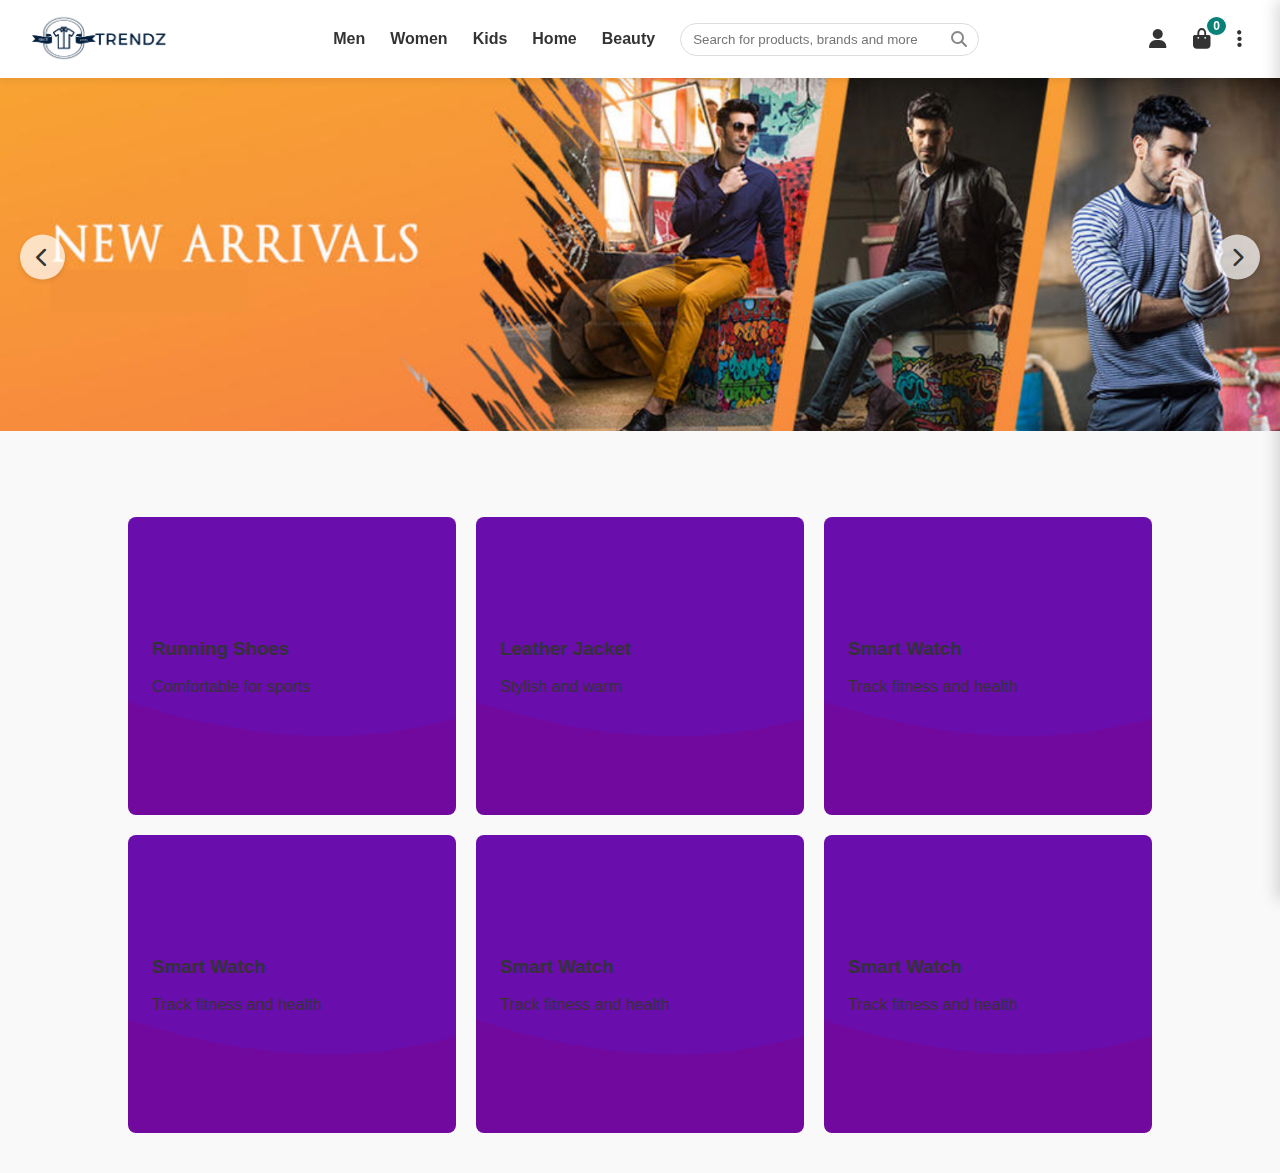
<file: index.html>
<!DOCTYPE html>
<html lang="en">
<head>
  <meta charset="UTF-8">
  <meta name="viewport" content="width=device-width, initial-scale=1.0">
  <title>Men's Fashion</title>
  <link rel="stylesheet" href="https://cdnjs.cloudflare.com/ajax/libs/font-awesome/6.4.0/css/all.min.css">
  <link rel="stylesheet" href="styles.css">
</head>
<body>

  <!-- Navbar -->
<nav class="navbar">
  <div class="navbar-left">
    <a href="index.html"><img src="/Hero/1.png" alt="Logo"></a>
  </div>
  <div class="navbar-center">
    <a href="men.html">Men</a>
    <a href="women.html">Women</a>
    <a href="kids.html">Kids</a>
    <a href="home.html">Home</a>
    <a href="beauty.html">Beauty</a>
    
    <div class="search-box">
      <input type="text" placeholder="Search for products, brands and more">
      <i class="fas fa-search"></i>
    </div>
  </div>
  <div class="navbar-right">
    <!-- User Menu -->
    <div class="menu-container">
      <i class="fas fa-user" id="user-icon"></i>
      <div class="dropdown-menu" id="user-dropdown">
        <a href="#"><i class="fas fa-log-out"></i> Log-Out</a>
      </div>
    </div>

    <!-- Cart Icon -->
    <div class="cart-icon-container">
      <i class="fas fa-shopping-bag" id="cart-icon"></i>
      <span id="cart-count" class="cart-count">0</span>
    </div>

    <!-- 3-Dot Menu -->
    <div class="menu-container">
      <i class="fas fa-ellipsis-v menu-dots" id="menu-dots"></i>
      <div class="dropdown-menu" id="dots-dropdown">
        <a href="#"><i class="fas fa-bell"></i> Notification Preferences</a>
        <a href="#"><i class="fas fa-headset"></i> 24x7 Customer Care</a>
        
        <a href="#"><i class="fas fa-download"></i> Download App</a>
      </div>
    </div>
  </div>
</nav>


  <section id="CartSidebar">
  <!-- Cart Sidebar -->
  <div class="cart-sidebar" id="cart-sidebar">
    <div class="cart-header">
      <h3>Your Cart</h3>
      <i class="fas fa-times" id="close-cart"></i>
    </div>
    <div class="cart-items" id="cart-items"></div>
    <div class="cart-footer">
      <button class="checkout-btn">Checkout</button>
    </div>
  </div>

  

  <!-- Overlay -->
  <div class="overlay" id="overlay"></div>
</section>

  <!-- Hero Carousel -->
  <section class="hero-carousel">
    <div class="carousel-container">
      <div class="carousel-slide">
        <a href="men.html"><img src="/Hero/B1.png"></a>
      </div>
      
      <div class="carousel-slide">
        <a href="women.html"><img src="/Hero/B2.png"></a>
      </div>
      
      <div class="carousel-slide">
        <a href="kids.html"><img src="/Hero/B3.png"></a>
      </div>
      
      <div class="carousel-slide">
        <a href="home.html"><img src="/Hero/B4.png"></a>
      </div>
      
      <div class="carousel-slide">
        <a href="beauty.html"><img src="/Hero/B5.png"></a>
      </div>
      

      
    </div>
    <button class="carousel-arrow prev" id="prevBtn"><i class="fas fa-chevron-left"></i></button>
    <button class="carousel-arrow next" id="nextBtn"><i class="fas fa-chevron-right"></i></button>
    <div class="carousel-dots" id="carousel-dots"></div>
  </section>


  <section class="deals-section">
  <div class="deals-grid" id="productGrid">
    <a href="product-page-1.html" class="deal-link">
      <div class="deal-card">
        <div class="deal-text">
          <h3>Running Shoes</h3>
          <p>Comfortable for sports</p>
        </div>
      </div>
    </a>

    <a href="product-page-2.html" class="deal-link">
      <div class="deal-card">
        <div class="deal-text">
          <h3>Leather Jacket</h3>
          <p>Stylish and warm</p>
        </div>
      </div>
    </a>

    <a href="product-page-3.html" class="deal-link">
      <div class="deal-card">
        <div class="deal-text">
          <h3>Smart Watch</h3>
          <p>Track fitness and health</p>
        </div>
      </div>
    </a>

        <a href="product-page-3.html" class="deal-link">
      <div class="deal-card">
        <div class="deal-text">
          <h3>Smart Watch</h3>
          <p>Track fitness and health</p>
        </div>
      </div>
    </a>

    <a href="product-page-3.html" class="deal-link">
      <div class="deal-card">
        <div class="deal-text">
          <h3>Smart Watch</h3>
          <p>Track fitness and health</p>
        </div>
      </div>
    </a>

    <a href="product-page-3.html" class="deal-link">
      <div class="deal-card">
        <div class="deal-text">
          <h3>Smart Watch</h3>
          <p>Track fitness and health</p>
        </div>
      </div>
    </a>
  </div>
</section>



  <script src="app.js"></script>
</body>
</html>
</file>
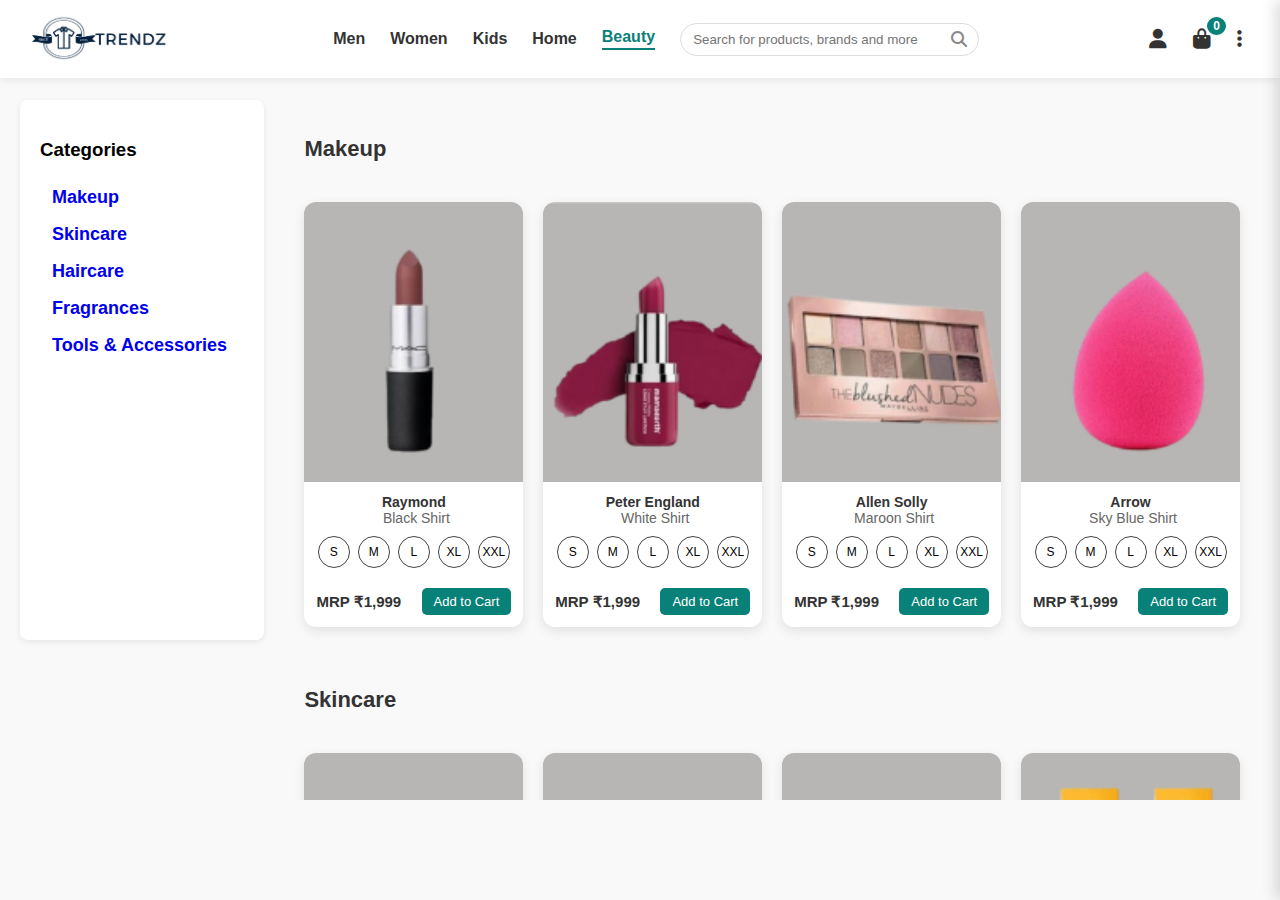
<file: beauty.html>
<!DOCTYPE html>
<html lang="en">
<head>
  <meta charset="UTF-8">
  <meta name="viewport" content="width=device-width, initial-scale=1.0">
  <title>Men's Fashion</title>
  <link rel="stylesheet" href="https://cdnjs.cloudflare.com/ajax/libs/font-awesome/6.4.0/css/all.min.css">
  <link rel="stylesheet" href="styles.css">

</head>
<body>

  <!-- Navbar -->
  <nav class="navbar">
    <div class="navbar-left">
      <a href="index.html"><img src="/Hero/1.png" alt="Logo"></a>
    </div>
    <div class="navbar-center">
        <a href="men.html">Men</a>
        <a href="women.html">Women</a>
        <a href="kids.html">Kids</a>
        <a href="home.html">Home</a>
        <a href="beauty.html" class="active">Beauty</a>
        <div class="search-box">
          <input type="text" placeholder="Search for products, brands and more">
          <i class="fas fa-search"></i>
        </div>
    </div>
    <div class="navbar-right">
      <div class="menu-container">
        <i class="fas fa-user" id="user-icon"></i>
        <div class="dropdown-menu" id="user-dropdown">
          <a href="#"><i class="fas fa-bell"></i> Cart</a>
          <a href="#"><i class="fas fa-headset"></i> Log-Out</a>
        </div>
      </div>

      <div class="cart-icon-container">
        <i class="fas fa-shopping-bag" id="cart-icon"></i>
        <span id="cart-count" class="cart-count">0</span>
      </div>

      <div class="menu-container">
        <i class="fas fa-ellipsis-v menu-dots" id="menu-dots"></i>
        <div class="dropdown-menu" id="dots-dropdown">
          <a href="#"><i class="fas fa-bell"></i> Notification Preferences</a>
          <a href="#"><i class="fas fa-headset"></i> 24x7 Customer Care</a>
          <a href="#"><i class="fas fa-download"></i> Download App</a>
        </div>
      </div>
    </div>
  </nav>

  <!-- Cart Sidebar -->
  <section id="CartSidebar">
    <div class="cart-sidebar" id="cart-sidebar">
      <div class="cart-header">
        <h3>Your Cart</h3>
        <i class="fas fa-times" id="close-cart"></i>
      </div>
      <div class="cart-items" id="cart-items"></div>
      <div class="cart-footer">
        <button class="checkout-btn">Checkout</button>
      </div>
    </div>
    <div class="overlay" id="overlay"></div>
  </section>

  <!-- Product Section -->
  <section class="container" id="product-section">

  <div class="left">
      <h3>Categories</h3>
      <ul>
        <li><a href="#makeup">Makeup</a></li>
        <li><a href="#skincare">Skincare</a></li>
        <li><a href="#haircare">Haircare</a></li>
        <li><a href="#fragrances">Fragrances</a></li>
        <li><a href="#tools-accessories">Tools & Accessories</a></li>
      </ul>
  </div>

  <div class="right">
    
    <section id="makeup">
      <h2>Makeup</h2>

      <div class="product-grid">

        <!-- Product Card -->
        <div class="product-card">
          <img src="/Clothes/Beauty/M1.png" alt="Adidas Black Shirt" class="product-image">
            <div class="product-info">
              <h4 class="brand">Raymond</h4>
              <p class="product-name">Black Shirt</p>

              <div class="sizes">
                <button class="size">S</button>
                <button class="size">M</button>
                <button class="size">L</button>
                <button class="size">XL</button>
                <button class="size">XXL</button>
              </div>

              <div class="bottom-row">
                <span class="price">MRP ₹1,999</span>

                <!-- Cart Action Container -->
                <div class="cart-action-container">
                  <button class="add-to-cart">Add to Cart</button>
                </div>
              </div>
          </div>
        </div>

        <div class="product-card">
          <img src="/Clothes/Beauty/M2.png" alt="Adidas Black Shirt" class="product-image">
          <div class="product-info">
            <h4 class="brand">Peter England</h4>
            <p class="product-name">White Shirt</p>

            <div class="sizes">
              <button class="size">S</button>
              <button class="size">M</button>
              <button class="size">L</button>
              <button class="size">XL</button>
              <button class="size">XXL</button>
            </div>

            <div class="bottom-row">
              <span class="price">MRP ₹1,999</span>
              <button class="add-to-cart">Add to Cart</button>
            </div>
          </div>
        </div>

        <div class="product-card">
          <img src="/Clothes/Beauty/M3.png" alt="Adidas Black Shirt" class="product-image">
          <div class="product-info">
            <h4 class="brand">Allen Solly</h4>
            <p class="product-name">Maroon Shirt</p>

            <div class="sizes">
              <button class="size">S</button>
              <button class="size">M</button>
              <button class="size">L</button>
              <button class="size">XL</button>
              <button class="size">XXL</button>
            </div>

            <div class="bottom-row">
              <span class="price">MRP ₹1,999</span>
              <button class="add-to-cart">Add to Cart</button>
            </div>
          </div>
        </div>

        <div class="product-card">
          <img src="/Clothes/Beauty/M4.png" alt="Adidas Black Shirt" class="product-image">
          <div class="product-info">
            <h4 class="brand">Arrow</h4>
            <p class="product-name">Sky Blue Shirt</p>

            <div class="sizes">
              <button class="size">S</button>
              <button class="size">M</button>
              <button class="size">L</button>
              <button class="size">XL</button>
              <button class="size">XXL</button>
            </div>

            <div class="bottom-row">
              <span class="price">MRP ₹1,999</span>
              <button class="add-to-cart">Add to Cart</button>
            </div>
          </div>
        </div>

      </div>

    </section>

    <section id="skincare">
      <h2>Skincare</h2>

      <div class="product-grid">

        <!-- Product Card -->
        <div class="product-card">
          <img src="/Clothes/Beauty/S1.png" alt="Adidas Black Shirt" class="product-image">
            <div class="product-info">
              <h4 class="brand">Raymond</h4>
              <p class="product-name">Black Shirt</p>

              <div class="sizes">
                <button class="size">S</button>
                <button class="size">M</button>
                <button class="size">L</button>
                <button class="size">XL</button>
                <button class="size">XXL</button>
              </div>

              <div class="bottom-row">
                <span class="price">MRP ₹1,999</span>

                <!-- Cart Action Container -->
                <div class="cart-action-container">
                  <button class="add-to-cart">Add to Cart</button>
                </div>
              </div>
          </div>
        </div>

        <div class="product-card">
          <img src="/Clothes/Beauty/S2.png" alt="Adidas Black Shirt" class="product-image">
          <div class="product-info">
            <h4 class="brand">Peter England</h4>
            <p class="product-name">White Shirt</p>

            <div class="sizes">
              <button class="size">S</button>
              <button class="size">M</button>
              <button class="size">L</button>
              <button class="size">XL</button>
              <button class="size">XXL</button>
            </div>

            <div class="bottom-row">
              <span class="price">MRP ₹1,999</span>
              <button class="add-to-cart">Add to Cart</button>
            </div>
          </div>
        </div>

        <div class="product-card">
          <img src="/Clothes/Beauty/S3.png" alt="Adidas Black Shirt" class="product-image">
          <div class="product-info">
            <h4 class="brand">Allen Solly</h4>
            <p class="product-name">Maroon Shirt</p>

            <div class="sizes">
              <button class="size">S</button>
              <button class="size">M</button>
              <button class="size">L</button>
              <button class="size">XL</button>
              <button class="size">XXL</button>
            </div>

            <div class="bottom-row">
              <span class="price">MRP ₹1,999</span>
              <button class="add-to-cart">Add to Cart</button>
            </div>
          </div>
        </div>

        <div class="product-card">
          <img src="/Clothes/Beauty/S4.png" alt="Adidas Black Shirt" class="product-image">
          <div class="product-info">
            <h4 class="brand">Arrow</h4>
            <p class="product-name">Sky Blue Shirt</p>

            <div class="sizes">
              <button class="size">S</button>
              <button class="size">M</button>
              <button class="size">L</button>
              <button class="size">XL</button>
              <button class="size">XXL</button>
            </div>

            <div class="bottom-row">
              <span class="price">MRP ₹1,999</span>
              <button class="add-to-cart">Add to Cart</button>
            </div>
          </div>
        </div>

      </div>


    </section>

    <section id="haircare">
      <h2>Haircare</h2>

      <div class="product-grid">

        <!-- Product Card -->
        <div class="product-card">
          <img src="/Clothes/Beauty/H1.png" alt="Adidas Black Shirt" class="product-image">
            <div class="product-info">
              <h4 class="brand">Raymond</h4>
              <p class="product-name">Black Shirt</p>

              <div class="sizes">
                <button class="size">S</button>
                <button class="size">M</button>
                <button class="size">L</button>
                <button class="size">XL</button>
                <button class="size">XXL</button>
              </div>

              <div class="bottom-row">
                <span class="price">MRP ₹1,999</span>

                <!-- Cart Action Container -->
                <div class="cart-action-container">
                  <button class="add-to-cart">Add to Cart</button>
                </div>
              </div>
          </div>
        </div>

        <div class="product-card">
          <img src="/Clothes/Beauty/H2.png" alt="Adidas Black Shirt" class="product-image">
          <div class="product-info">
            <h4 class="brand">Peter England</h4>
            <p class="product-name">White Shirt</p>

            <div class="sizes">
              <button class="size">S</button>
              <button class="size">M</button>
              <button class="size">L</button>
              <button class="size">XL</button>
              <button class="size">XXL</button>
            </div>

            <div class="bottom-row">
              <span class="price">MRP ₹1,999</span>
              <button class="add-to-cart">Add to Cart</button>
            </div>
          </div>
        </div>

        <div class="product-card">
          <img src="/Clothes/Beauty/H3.png" alt="Adidas Black Shirt" class="product-image">
          <div class="product-info">
            <h4 class="brand">Allen Solly</h4>
            <p class="product-name">Maroon Shirt</p>

            <div class="sizes">
              <button class="size">S</button>
              <button class="size">M</button>
              <button class="size">L</button>
              <button class="size">XL</button>
              <button class="size">XXL</button>
            </div>

            <div class="bottom-row">
              <span class="price">MRP ₹1,999</span>
              <button class="add-to-cart">Add to Cart</button>
            </div>
          </div>
        </div>

        <div class="product-card">
          <img src="/Clothes/Beauty/H4.png" alt="Adidas Black Shirt" class="product-image">
          <div class="product-info">
            <h4 class="brand">Arrow</h4>
            <p class="product-name">Sky Blue Shirt</p>

            <div class="sizes">
              <button class="size">S</button>
              <button class="size">M</button>
              <button class="size">L</button>
              <button class="size">XL</button>
              <button class="size">XXL</button>
            </div>

            <div class="bottom-row">
              <span class="price">MRP ₹1,999</span>
              <button class="add-to-cart">Add to Cart</button>
            </div>
          </div>
        </div>

      </div>


    </section>

    <section id="fragrances">
      <h2>Fragrances</h2>

      <div class="product-grid">

        <!-- Product Card -->
        <div class="product-card">
          <img src="/Clothes/Beauty/F1.png" alt="Adidas Black Shirt" class="product-image">
            <div class="product-info">
              <h4 class="brand">Raymond</h4>
              <p class="product-name">Black Shirt</p>

              <div class="sizes">
                <button class="size">S</button>
                <button class="size">M</button>
                <button class="size">L</button>
                <button class="size">XL</button>
                <button class="size">XXL</button>
              </div>

              <div class="bottom-row">
                <span class="price">MRP ₹1,999</span>

                <!-- Cart Action Container -->
                <div class="cart-action-container">
                  <button class="add-to-cart">Add to Cart</button>
                </div>
              </div>
          </div>
        </div>

        <div class="product-card">
          <img src="/Clothes/Beauty/F2.png" alt="Adidas Black Shirt" class="product-image">
          <div class="product-info">
            <h4 class="brand">Peter England</h4>
            <p class="product-name">White Shirt</p>

            <div class="sizes">
              <button class="size">S</button>
              <button class="size">M</button>
              <button class="size">L</button>
              <button class="size">XL</button>
              <button class="size">XXL</button>
            </div>

            <div class="bottom-row">
              <span class="price">MRP ₹1,999</span>
              <button class="add-to-cart">Add to Cart</button>
            </div>
          </div>
        </div>

        <div class="product-card">
          <img src="/Clothes/Beauty/F3.png" alt="Adidas Black Shirt" class="product-image">
          <div class="product-info">
            <h4 class="brand">Allen Solly</h4>
            <p class="product-name">Maroon Shirt</p>

            <div class="sizes">
              <button class="size">S</button>
              <button class="size">M</button>
              <button class="size">L</button>
              <button class="size">XL</button>
              <button class="size">XXL</button>
            </div>

            <div class="bottom-row">
              <span class="price">MRP ₹1,999</span>
              <button class="add-to-cart">Add to Cart</button>
            </div>
          </div>
        </div>

        <div class="product-card">
          <img src="/Clothes/Beauty/F4.png" alt="Adidas Black Shirt" class="product-image">
          <div class="product-info">
            <h4 class="brand">Arrow</h4>
            <p class="product-name">Sky Blue Shirt</p>

            <div class="sizes">
              <button class="size">S</button>
              <button class="size">M</button>
              <button class="size">L</button>
              <button class="size">XL</button>
              <button class="size">XXL</button>
            </div>

            <div class="bottom-row">
              <span class="price">MRP ₹1,999</span>
              <button class="add-to-cart">Add to Cart</button>
            </div>
          </div>
        </div>

      </div>


    </section>

    <section id="tools-accessories">
      <h2>Tools & Accessories</h2>

      <div class="product-grid">

        <!-- Product Card -->
        <div class="product-card">
          <img src="/Clothes/Beauty/T1.png" alt="Adidas Black Shirt" class="product-image">
            <div class="product-info">
              <h4 class="brand">Raymond</h4>
              <p class="product-name">Black Shirt</p>

              <div class="sizes">
                <button class="size">S</button>
                <button class="size">M</button>
                <button class="size">L</button>
                <button class="size">XL</button>
                <button class="size">XXL</button>
              </div>

              <div class="bottom-row">
                <span class="price">MRP ₹1,999</span>

                <!-- Cart Action Container -->
                <div class="cart-action-container">
                  <button class="add-to-cart">Add to Cart</button>
                </div>
              </div>
          </div>
        </div>

        <div class="product-card">
          <img src="/Clothes/Beauty/T2.png" alt="Adidas Black Shirt" class="product-image">
          <div class="product-info">
            <h4 class="brand">Peter England</h4>
            <p class="product-name">White Shirt</p>

            <div class="sizes">
              <button class="size">S</button>
              <button class="size">M</button>
              <button class="size">L</button>
              <button class="size">XL</button>
              <button class="size">XXL</button>
            </div>

            <div class="bottom-row">
              <span class="price">MRP ₹1,999</span>
              <button class="add-to-cart">Add to Cart</button>
            </div>
          </div>
        </div>

        <div class="product-card">
          <img src="/Clothes/Beauty/T3.png" alt="Adidas Black Shirt" class="product-image">
          <div class="product-info">
            <h4 class="brand">Allen Solly</h4>
            <p class="product-name">Maroon Shirt</p>

            <div class="sizes">
              <button class="size">S</button>
              <button class="size">M</button>
              <button class="size">L</button>
              <button class="size">XL</button>
              <button class="size">XXL</button>
            </div>

            <div class="bottom-row">
              <span class="price">MRP ₹1,999</span>
              <button class="add-to-cart">Add to Cart</button>
            </div>
          </div>
        </div>

        <div class="product-card">
          <img src="/Clothes/Beauty/T4.png" alt="Adidas Black Shirt" class="product-image">
          <div class="product-info">
            <h4 class="brand">Arrow</h4>
            <p class="product-name">Sky Blue Shirt</p>

            <div class="sizes">
              <button class="size">S</button>
              <button class="size">M</button>
              <button class="size">L</button>
              <button class="size">XL</button>
              <button class="size">XXL</button>
            </div>

            <div class="bottom-row">
              <span class="price">MRP ₹1,999</span>
              <button class="add-to-cart">Add to Cart</button>
            </div>
          </div>
        </div>

      </div>


    </section>

  </div>


    

    
  </section>


  


  <script src="app.js"></script>
  
</body>
</html>
</file>
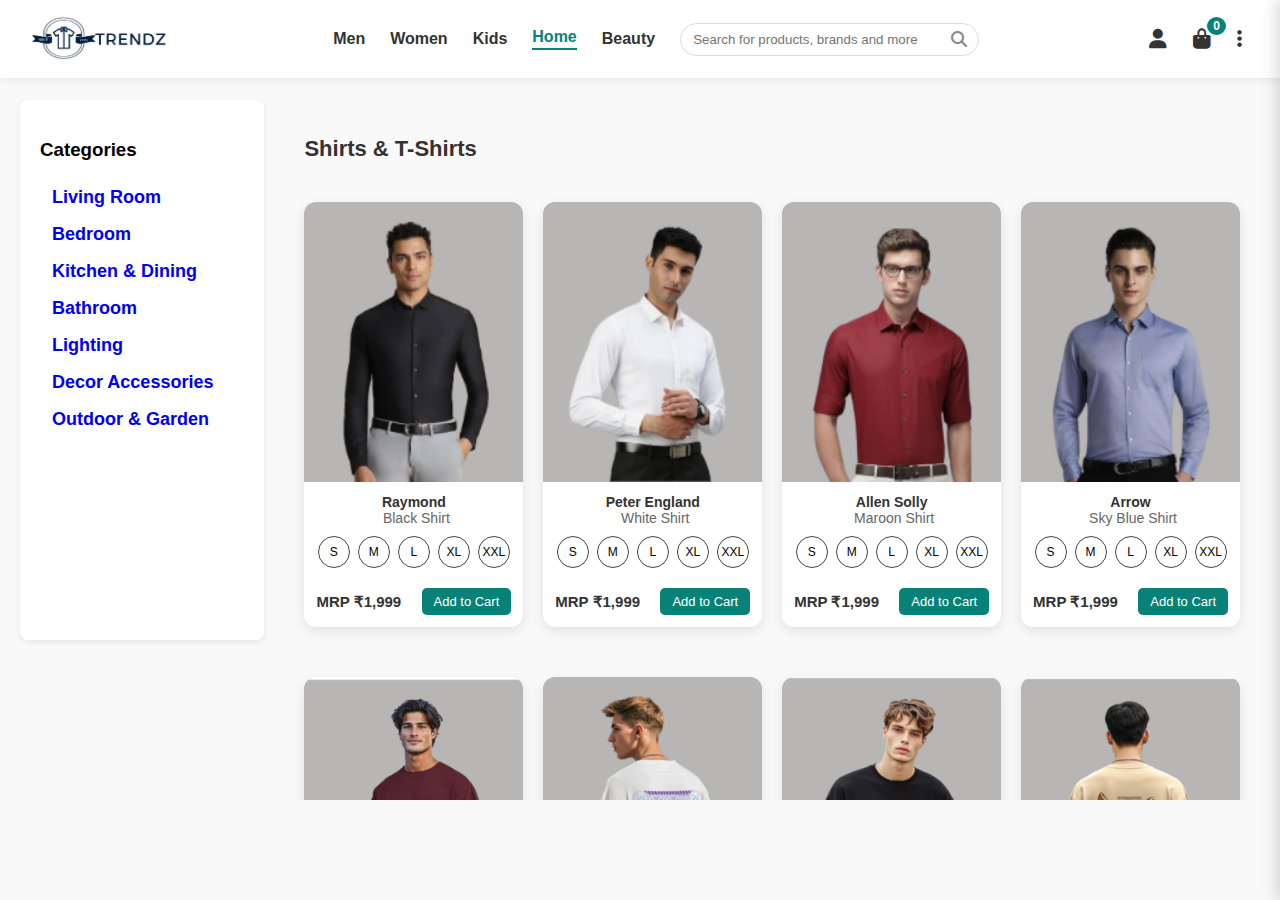
<file: home.html>
<!DOCTYPE html>
<html lang="en">
<head>
  <meta charset="UTF-8">
  <meta name="viewport" content="width=device-width, initial-scale=1.0">
  <title>Men's Fashion</title>
  <link rel="stylesheet" href="https://cdnjs.cloudflare.com/ajax/libs/font-awesome/6.4.0/css/all.min.css">
  <link rel="stylesheet" href="styles.css">

</head>
<body>

  <!-- Navbar -->
  <nav class="navbar">
    <div class="navbar-left">
      <a href="index.html"><img src="/Hero/1.png" alt="Logo"></a>
    </div>
    <div class="navbar-center">
        <a href="men.html">Men</a>
        <a href="women.html">Women</a>
        <a href="kids.html">Kids</a>
        <a href="home.html" class="active">Home</a>
        <a href="beauty.html">Beauty</a>
        <div class="search-box">
          <input type="text" placeholder="Search for products, brands and more">
          <i class="fas fa-search"></i>
        </div>
    </div>
    <div class="navbar-right">
      <div class="menu-container">
        <i class="fas fa-user" id="user-icon"></i>
        <div class="dropdown-menu" id="user-dropdown">
          <a href="#"><i class="fas fa-bell"></i> Cart</a>
          <a href="#"><i class="fas fa-headset"></i> Log-Out</a>
        </div>
      </div>

      <div class="cart-icon-container">
        <i class="fas fa-shopping-bag" id="cart-icon"></i>
        <span id="cart-count" class="cart-count">0</span>
      </div>

      <div class="menu-container">
        <i class="fas fa-ellipsis-v menu-dots" id="menu-dots"></i>
        <div class="dropdown-menu" id="dots-dropdown">
          <a href="#"><i class="fas fa-bell"></i> Notification Preferences</a>
          <a href="#"><i class="fas fa-headset"></i> 24x7 Customer Care</a>
          <a href="#"><i class="fas fa-download"></i> Download App</a>
        </div>
      </div>
    </div>
  </nav>

  <!-- Cart Sidebar -->
  <section id="CartSidebar">
    <div class="cart-sidebar" id="cart-sidebar">
      <div class="cart-header">
        <h3>Your Cart</h3>
        <i class="fas fa-times" id="close-cart"></i>
      </div>
      <div class="cart-items" id="cart-items"></div>
      <div class="cart-footer">
        <button class="checkout-btn">Checkout</button>
      </div>
    </div>
    <div class="overlay" id="overlay"></div>
  </section>

  <!-- Product Section -->
  <section class="container" id="product-section">

  <div class="left">
      <h3>Categories</h3>
      <ul>
        <li><a href="#living-room">Living Room</a></li>
        <li><a href="#bedroom">Bedroom</a></li>
        <li><a href="#kitchen-dining">Kitchen & Dining</a></li>
        <li><a href="#bathroom">Bathroom</a></li>
        <li><a href="#lighting">Lighting</a></li>
        <li><a href="#decor-accessories">Decor Accessories</a></li>
        <li><a href="#outdoor-garden">Outdoor & Garden</a></li>

      </ul>
  </div>

  <div class="right">
    
    <section id="shirts-tshirts">
      <h2>Shirts & T-Shirts</h2>

      <div class="product-grid">

        <!-- Product Card -->
        <div class="product-card">
          <img src="/Shirts/S1.png" alt="Adidas Black Shirt" class="product-image">
            <div class="product-info">
              <h4 class="brand">Raymond</h4>
              <p class="product-name">Black Shirt</p>

              <div class="sizes">
                <button class="size">S</button>
                <button class="size">M</button>
                <button class="size">L</button>
                <button class="size">XL</button>
                <button class="size">XXL</button>
              </div>

              <div class="bottom-row">
                <span class="price">MRP ₹1,999</span>

                <!-- Cart Action Container -->
                <div class="cart-action-container">
                  <button class="add-to-cart">Add to Cart</button>
                </div>
              </div>
          </div>
        </div>

        <div class="product-card">
          <img src="/Shirts/S2.png" alt="Adidas Black Shirt" class="product-image">
          <div class="product-info">
            <h4 class="brand">Peter England</h4>
            <p class="product-name">White Shirt</p>

            <div class="sizes">
              <button class="size">S</button>
              <button class="size">M</button>
              <button class="size">L</button>
              <button class="size">XL</button>
              <button class="size">XXL</button>
            </div>

            <div class="bottom-row">
              <span class="price">MRP ₹1,999</span>
              <button class="add-to-cart">Add to Cart</button>
            </div>
          </div>
        </div>

        <div class="product-card">
          <img src="/Shirts/S3.png" alt="Adidas Black Shirt" class="product-image">
          <div class="product-info">
            <h4 class="brand">Allen Solly</h4>
            <p class="product-name">Maroon Shirt</p>

            <div class="sizes">
              <button class="size">S</button>
              <button class="size">M</button>
              <button class="size">L</button>
              <button class="size">XL</button>
              <button class="size">XXL</button>
            </div>

            <div class="bottom-row">
              <span class="price">MRP ₹1,999</span>
              <button class="add-to-cart">Add to Cart</button>
            </div>
          </div>
        </div>

        <div class="product-card">
          <img src="/Shirts/S4.png" alt="Adidas Black Shirt" class="product-image">
          <div class="product-info">
            <h4 class="brand">Arrow</h4>
            <p class="product-name">Sky Blue Shirt</p>

            <div class="sizes">
              <button class="size">S</button>
              <button class="size">M</button>
              <button class="size">L</button>
              <button class="size">XL</button>
              <button class="size">XXL</button>
            </div>

            <div class="bottom-row">
              <span class="price">MRP ₹1,999</span>
              <button class="add-to-cart">Add to Cart</button>
            </div>
          </div>
        </div>

      </div>

      <div class="product-grid">

        <!-- Product Card -->
        <div class="product-card">
          <img src="/Shirts/T1.png" alt="Adidas Black Shirt" class="product-image">
            <div class="product-info">
              <h4 class="brand">Gucci </h4>
              <p class="product-name">Plain (Wine)</p>

              <div class="sizes">
                <button class="size">S</button>
                <button class="size">M</button>
                <button class="size">L</button>
                <button class="size">XL</button>
                <button class="size">XXL</button>
              </div>

              <div class="bottom-row">
                <span class="price">MRP ₹1,999</span>

                <!-- Cart Action Container -->
                <div class="cart-action-container">
                  <button class="add-to-cart">Add to Cart</button>
                </div>
              </div>
          </div>
        </div>


        <div class="product-card">
          <img src="/Shirts/T2.png" alt="Adidas Black Shirt" class="product-image">
          <div class="product-info">
            <h4 class="brand">Tommy Hilfiger</h4>
            <p class="product-name">Wakanda Forever (White)</p>

            <div class="sizes">
              <button class="size">S</button>
              <button class="size">M</button>
              <button class="size">L</button>
              <button class="size">XL</button>
              <button class="size">XXL</button>
            </div>

            <div class="bottom-row">
              <span class="price">MRP ₹1,999</span>
              <button class="add-to-cart">Add to Cart</button>
            </div>
          </div>
        </div>

        <div class="product-card">
          <img src="/Shirts/T3.png" alt="Adidas Black Shirt" class="product-image">
          <div class="product-info">
            <h4 class="brand">Allen Solly</h4>
            <p class="product-name">Batman (Black)</p>

            <div class="sizes">
              <button class="size">S</button>
              <button class="size">M</button>
              <button class="size">L</button>
              <button class="size">XL</button>
              <button class="size">XXL</button>
            </div>

            <div class="bottom-row">
              <span class="price">MRP ₹1,999</span>
              <button class="add-to-cart">Add to Cart</button>
            </div>
          </div>
        </div>

        <div class="product-card">
          <img src="/Shirts/T4.png" alt="Adidas Black Shirt" class="product-image">
          <div class="product-info">
            <h4 class="brand">Levi's</h4>
            <p class="product-name">Wolf </p>

            <div class="sizes">
              <button class="size">S</button>
              <button class="size">M</button>
              <button class="size">L</button>
              <button class="size">XL</button>
              <button class="size">XXL</button>
            </div>

            <div class="bottom-row">
              <span class="price">MRP ₹1,999</span>
              <button class="add-to-cart">Add to Cart</button>
            </div>
          </div>
        </div>

      </div>
    </section>

    <section id="pants-trousers">
      <h2>Pants & Trousers</h2>

      <div class="product-grid">

        <!-- Product Card -->
        <div class="product-card">
          <img src="/Shirts/P1.png" alt="Adidas Black Shirt" class="product-image">
            <div class="product-info">
              <h4 class="brand">Peter England</h4>
              <p class="product-name">Grey Pant</p>

              <div class="sizes">
                <button class="size">32</button>
                <button class="size">34</button>
                <button class="size">36</button>
                <button class="size">38</button>
                <button class="size">40</button>
              </div>

              <div class="bottom-row">
                <span class="price">MRP ₹2,500</span>

                <!-- Cart Action Container -->
                <div class="cart-action-container">
                  <button class="add-to-cart">Add to Cart</button>
                </div>
              </div>
          </div>
        </div>

        <div class="product-card">
          <img src="/Shirts/P2.png" alt="Adidas Black Shirt" class="product-image">
          <div class="product-info">
            <h4 class="brand">Peter England</h4>
            <p class="product-name">White Shirt</p>

              <div class="sizes">
                <button class="size">32</button>
                <button class="size">34</button>
                <button class="size">36</button>
                <button class="size">38</button>
                <button class="size">40</button>
              </div>

            <div class="bottom-row">
              <span class="price">MRP ₹1,999</span>
              <button class="add-to-cart">Add to Cart</button>
            </div>
          </div>
        </div>

        <div class="product-card">
          <img src="/Shirts/P3.png" alt="Adidas Black Shirt" class="product-image">
          <div class="product-info">
            <h4 class="brand">Allen Solly</h4>
            <p class="product-name">Maroon Shirt</p>

              <div class="sizes">
                <button class="size">32</button>
                <button class="size">34</button>
                <button class="size">36</button>
                <button class="size">38</button>
                <button class="size">40</button>
              </div>

            <div class="bottom-row">
              <span class="price">MRP ₹1,999</span>
              <button class="add-to-cart">Add to Cart</button>
            </div>
          </div>
        </div>

        <div class="product-card">
          <img src="/Shirts/P4.png" alt="Adidas Black Shirt" class="product-image">
          <div class="product-info">
            <h4 class="brand">Arrow</h4>
            <p class="product-name">Sky Blue Shirt</p>

            <div class="sizes">
                <button class="size">32</button>
                <button class="size">34</button>
                <button class="size">36</button>
                <button class="size">38</button>
                <button class="size">40</button>
            </div>

            <div class="bottom-row">
              <span class="price">MRP ₹1,999</span>
              <button class="add-to-cart">Add to Cart</button>
            </div>
          </div>
        </div>

      </div>

      <div class="product-grid">

        <!-- Product Card -->
        <div class="product-card">
          <img src="/Shirts/P5.png" alt="Adidas Black Shirt" class="product-image">
            <div class="product-info">
              <h4 class="brand">Gucci </h4>
              <p class="product-name">Plain (Wine)</p>

              <div class="sizes">
                <button class="size">32</button>
                <button class="size">34</button>
                <button class="size">36</button>
                <button class="size">38</button>
                <button class="size">40</button>
              </div>

              <div class="bottom-row">
                <span class="price">MRP ₹1,999</span>

                <!-- Cart Action Container -->
                <div class="cart-action-container">
                  <button class="add-to-cart">Add to Cart</button>
                </div>
              </div>
          </div>
        </div>

        <div class="product-card">
          <img src="/Shirts/P6.png" alt="Adidas Black Shirt" class="product-image">
          <div class="product-info">
            <h4 class="brand">Tommy Hilfiger</h4>
            <p class="product-name">Wakanda Forever (White)</p>

            <div class="sizes">
                <button class="size">32</button>
                <button class="size">34</button>
                <button class="size">36</button>
                <button class="size">38</button>
                <button class="size">40</button>
            </div>

            <div class="bottom-row">
              <span class="price">MRP ₹1,999</span>
              <button class="add-to-cart">Add to Cart</button>
            </div>
          </div>
        </div>

        <div class="product-card">
          <img src="/Shirts/P7.png" alt="Adidas Black Shirt" class="product-image">
          <div class="product-info">
            <h4 class="brand">Allen Solly</h4>
            <p class="product-name">Batman (Black)</p>

            <div class="sizes">
                <button class="size">32</button>
                <button class="size">34</button>
                <button class="size">36</button>
                <button class="size">38</button>
                <button class="size">40</button>
            </div>

            <div class="bottom-row">
              <span class="price">MRP ₹1,999</span>
              <button class="add-to-cart">Add to Cart</button>
            </div>
          </div>
        </div>

        <div class="product-card">
          <img src="/Shirts/P8.png" alt="Adidas Black Shirt" class="product-image">
          <div class="product-info">
            <h4 class="brand">Levi's</h4>
            <p class="product-name">Wolf </p>

            <div class="sizes">
                <button class="size">32</button>
                <button class="size">34</button>
                <button class="size">36</button>
                <button class="size">38</button>
                <button class="size">40</button>
            </div>

            <div class="bottom-row">
              <span class="price">MRP ₹1,999</span>
              <button class="add-to-cart">Add to Cart</button>
            </div>
          </div>
        </div>

      </div>
    </section>

    <section id="kurta-pyjama">
      <h2>Kurta & Pyjama</h2>

      <div class="product-grid">

        <!-- Product Card -->
        <div class="product-card">
          <img src="/Shirts/KP1.png" alt="Adidas Black Shirt" class="product-image">
            <div class="product-info">
              <h4 class="brand">Raymond</h4>
              <p class="product-name">Black Shirt</p>

              <div class="sizes">
                <button class="size">32</button>
                <button class="size">34</button>
                <button class="size">36</button>
                <button class="size">38</button>
                <button class="size">40</button>
              </div>

              <div class="bottom-row">
                <span class="price">MRP ₹1,999</span>

                <!-- Cart Action Container -->
                <div class="cart-action-container">
                  <button class="add-to-cart">Add to Cart</button>
                </div>
              </div>
          </div>
        </div>

        <div class="product-card">
          <img src="/Shirts/KP2.png" alt="Adidas Black Shirt" class="product-image">
          <div class="product-info">
            <h4 class="brand">Peter England</h4>
            <p class="product-name">White Shirt</p>

            <div class="sizes">
                <button class="size">32</button>
                <button class="size">34</button>
                <button class="size">36</button>
                <button class="size">38</button>
                <button class="size">40</button>
            </div>

            <div class="bottom-row">
              <span class="price">MRP ₹1,999</span>
              <button class="add-to-cart">Add to Cart</button>
            </div>
          </div>
        </div>

        <div class="product-card">
          <img src="/Shirts/KP3.png" alt="Adidas Black Shirt" class="product-image">
          <div class="product-info">
            <h4 class="brand">Allen Solly</h4>
            <p class="product-name">Maroon Shirt</p>

            <div class="sizes">
                <button class="size">32</button>
                <button class="size">34</button>
                <button class="size">36</button>
                <button class="size">38</button>
                <button class="size">40</button>
            </div>

            <div class="bottom-row">
              <span class="price">MRP ₹1,999</span>
              <button class="add-to-cart">Add to Cart</button>
            </div>
          </div>
        </div>

        <div class="product-card">
          <img src="/Shirts/KP4.png" alt="Adidas Black Shirt" class="product-image">
          <div class="product-info">
            <h4 class="brand">Arrow</h4>
            <p class="product-name">Sky Blue Shirt</p>

            <div class="sizes">
                <button class="size">32</button>
                <button class="size">34</button>
                <button class="size">36</button>
                <button class="size">38</button>
                <button class="size">40</button>
            </div>

            <div class="bottom-row">
              <span class="price">MRP ₹1,999</span>
              <button class="add-to-cart">Add to Cart</button>
            </div>
          </div>
        </div>

      </div>

      <div class="product-grid">

        <!-- Product Card -->
        <div class="product-card">
          <img src="/Shirts/KP5.png" alt="Adidas Black Shirt" class="product-image">
            <div class="product-info">
              <h4 class="brand">Gucci </h4>
              <p class="product-name">Plain (Wine)</p>

              <div class="sizes">
                <button class="size">32</button>
                <button class="size">34</button>
                <button class="size">36</button>
                <button class="size">38</button>
                <button class="size">40</button>
              </div>

              <div class="bottom-row">
                <span class="price">MRP ₹1,999</span>

                <!-- Cart Action Container -->
                <div class="cart-action-container">
                  <button class="add-to-cart">Add to Cart</button>
                </div>
              </div>
          </div>
        </div>

        <div class="product-card">
          <img src="/Shirts/KP6.png" alt="Adidas Black Shirt" class="product-image">
          <div class="product-info">
            <h4 class="brand">Tommy Hilfiger</h4>
            <p class="product-name">Wakanda Forever (White)</p>

            <div class="sizes">
                <button class="size">32</button>
                <button class="size">34</button>
                <button class="size">36</button>
                <button class="size">38</button>
                <button class="size">40</button>
            </div>

            <div class="bottom-row">
              <span class="price">MRP ₹1,999</span>
              <button class="add-to-cart">Add to Cart</button>
            </div>
          </div>
        </div>

        <div class="product-card">
          <img src="/Shirts/KP7.png" alt="Adidas Black Shirt" class="product-image">
          <div class="product-info">
            <h4 class="brand">Allen Solly</h4>
            <p class="product-name">Batman (Black)</p>

            <div class="sizes">
                <button class="size">32</button>
                <button class="size">34</button>
                <button class="size">36</button>
                <button class="size">38</button>
                <button class="size">40</button>
            </div>

            <div class="bottom-row">
              <span class="price">MRP ₹1,999</span>
              <button class="add-to-cart">Add to Cart</button>
            </div>
          </div>
        </div>

        <div class="product-card">
          <img src="/Shirts/KP8.png" alt="Adidas Black Shirt" class="product-image">
          <div class="product-info">
            <h4 class="brand">Levi's</h4>
            <p class="product-name">Wolf </p>

            <div class="sizes">
                <button class="size">32</button>
                <button class="size">34</button>
                <button class="size">36</button>
                <button class="size">38</button>
                <button class="size">40</button>
            </div>

            <div class="bottom-row">
              <span class="price">MRP ₹1,999</span>
              <button class="add-to-cart">Add to Cart</button>
            </div>
          </div>
        </div>

      </div>
    </section>

    <section id="shoes">
      <h2>Shoes</h2>

      <div class="product-grid">

        <!-- Product Card -->
        <div class="product-card">
          <img src="/Shirts/SH1.png" alt="Adidas Black Shirt" class="product-image">
            <div class="product-info">
              <h4 class="brand">Raymond</h4>
              <p class="product-name">Black Shirt</p>

              <div class="sizes">
                <button class="size">7</button>
                <button class="size">8</button>
                <button class="size">9</button>
                <button class="size">10</button>
                <button class="size">11</button>
              </div>

              <div class="bottom-row">
                <span class="price">MRP ₹1,999</span>

                <!-- Cart Action Container -->
                <div class="cart-action-container">
                  <button class="add-to-cart">Add to Cart</button>
                </div>
              </div>
          </div>
        </div>

        <div class="product-card">
          <img src="/Shirts/SH2.png" alt="Adidas Black Shirt" class="product-image">
          <div class="product-info">
            <h4 class="brand">Peter England</h4>
            <p class="product-name">White Shirt</p>

              <div class="sizes">
                <button class="size">7</button>
                <button class="size">8</button>
                <button class="size">9</button>
                <button class="size">10</button>
                <button class="size">11</button>
              </div>

            <div class="bottom-row">
              <span class="price">MRP ₹1,999</span>
              <button class="add-to-cart">Add to Cart</button>
            </div>
          </div>
        </div>

        <div class="product-card">
          <img src="/Shirts/SH3.png" alt="Adidas Black Shirt" class="product-image">
          <div class="product-info">
            <h4 class="brand">Allen Solly</h4>
            <p class="product-name">Maroon Shirt</p>

              <div class="sizes">
                <button class="size">7</button>
                <button class="size">8</button>
                <button class="size">9</button>
                <button class="size">10</button>
                <button class="size">11</button>
              </div>

            <div class="bottom-row">
              <span class="price">MRP ₹1,999</span>
              <button class="add-to-cart">Add to Cart</button>
            </div>
          </div>
        </div>

        <div class="product-card">
          <img src="/Shirts/SH4.png" alt="Adidas Black Shirt" class="product-image">
          <div class="product-info">
            <h4 class="brand">Arrow</h4>
            <p class="product-name">Sky Blue Shirt</p>

            <div class="sizes">
                <button class="size">7</button>
                <button class="size">8</button>
                <button class="size">9</button>
                <button class="size">10</button>
                <button class="size">11</button>
              </div>

            <div class="bottom-row">
              <span class="price">MRP ₹1,999</span>
              <button class="add-to-cart">Add to Cart</button>
            </div>
          </div>
        </div>

      </div>

      <div class="product-grid">

        <!-- Product Card -->
        <div class="product-card">
          <img src="/Shirts/SH5.png" alt="Adidas Black Shirt" class="product-image">
            <div class="product-info">
              <h4 class="brand">Gucci </h4>
              <p class="product-name">Plain (Wine)</p>

              <div class="sizes">
                <button class="size">7</button>
                <button class="size">8</button>
                <button class="size">9</button>
                <button class="size">10</button>
                <button class="size">11</button>
              </div>

              <div class="bottom-row">
                <span class="price">MRP ₹1,999</span>

                <!-- Cart Action Container -->
                <div class="cart-action-container">
                  <button class="add-to-cart">Add to Cart</button>
                </div>
              </div>
          </div>
        </div>

        <div class="product-card">
          <img src="/Shirts/SH6.png" alt="Adidas Black Shirt" class="product-image">
          <div class="product-info">
            <h4 class="brand">Tommy Hilfiger</h4>
            <p class="product-name">Wakanda Forever (White)</p>

            <div class="sizes">
                <button class="size">7</button>
                <button class="size">8</button>
                <button class="size">9</button>
                <button class="size">10</button>
                <button class="size">11</button>
              </div>

            <div class="bottom-row">
              <span class="price">MRP ₹1,999</span>
              <button class="add-to-cart">Add to Cart</button>
            </div>
          </div>
        </div>

        <div class="product-card">
          <img src="/Shirts/SH7.png" alt="Adidas Black Shirt" class="product-image">
          <div class="product-info">
            <h4 class="brand">Allen Solly</h4>
            <p class="product-name">Batman (Black)</p>

            <div class="sizes">
                <button class="size">7</button>
                <button class="size">8</button>
                <button class="size">9</button>
                <button class="size">10</button>
                <button class="size">11</button>
              </div>

            <div class="bottom-row">
              <span class="price">MRP ₹1,999</span>
              <button class="add-to-cart">Add to Cart</button>
            </div>
          </div>
        </div>

        <div class="product-card">
          <img src="/Shirts/SH8.png" alt="Adidas Black Shirt" class="product-image">
          <div class="product-info">
            <h4 class="brand">Levi's</h4>
            <p class="product-name">Wolf </p>

            <div class="sizes">
                <button class="size">7</button>
                <button class="size">8</button>
                <button class="size">9</button>
                <button class="size">10</button>
                <button class="size">11</button>
            </div>

            <div class="bottom-row">
              <span class="price">MRP ₹1,999</span>
              <button class="add-to-cart">Add to Cart</button>
            </div>
          </div>
        </div>

      </div>
    </section>

  </div>


    

    
  </section>


  


  <script src="app.js"></script>
  
</body>
</html>
</file>
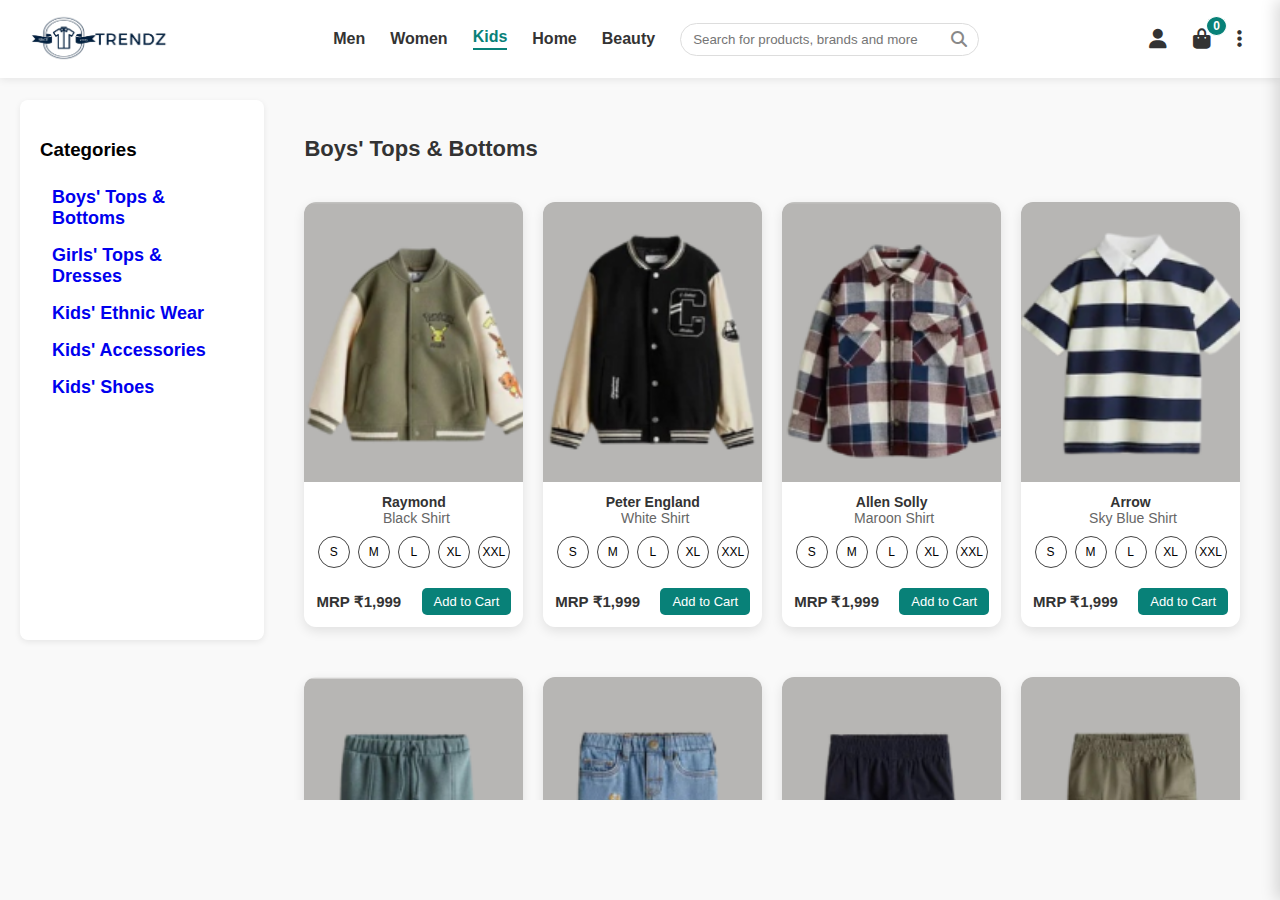
<file: kids.html>
<!DOCTYPE html>
<html lang="en">
<head>
  <meta charset="UTF-8">
  <meta name="viewport" content="width=device-width, initial-scale=1.0">
  <title>Men's Fashion</title>
  <link rel="stylesheet" href="https://cdnjs.cloudflare.com/ajax/libs/font-awesome/6.4.0/css/all.min.css">
  <link rel="stylesheet" href="styles.css">

</head>
<body>

  <!-- Navbar -->
  <nav class="navbar">
    <div class="navbar-left">
      <a href="index.html"><img src="/Hero/1.png" alt="Logo"></a>
    </div>
    <div class="navbar-center">
        <a href="men.html">Men</a>
        <a href="women.html">Women</a>
        <a href="kids.html" class="active">Kids</a>
        <a href="home.html">Home</a>
        <a href="beauty.html">Beauty</a>
        <div class="search-box">
          <input type="text" placeholder="Search for products, brands and more">
          <i class="fas fa-search"></i>
        </div>
    </div>
    <div class="navbar-right">
      <div class="menu-container">
        <i class="fas fa-user" id="user-icon"></i>
        <div class="dropdown-menu" id="user-dropdown">
          <a href="#"><i class="fas fa-bell"></i> Cart</a>
          <a href="#"><i class="fas fa-headset"></i> Log-Out</a>
        </div>
      </div>

      <div class="cart-icon-container">
        <i class="fas fa-shopping-bag" id="cart-icon"></i>
        <span id="cart-count" class="cart-count">0</span>
      </div>

      <div class="menu-container">
        <i class="fas fa-ellipsis-v menu-dots" id="menu-dots"></i>
        <div class="dropdown-menu" id="dots-dropdown">
          <a href="#"><i class="fas fa-bell"></i> Notification Preferences</a>
          <a href="#"><i class="fas fa-headset"></i> 24x7 Customer Care</a>
          <a href="#"><i class="fas fa-download"></i> Download App</a>
        </div>
      </div>
    </div>
  </nav>

  <!-- Cart Sidebar -->
  <section id="CartSidebar">
    <div class="cart-sidebar" id="cart-sidebar">
      <div class="cart-header">
        <h3>Your Cart</h3>
        <i class="fas fa-times" id="close-cart"></i>
      </div>
      <div class="cart-items" id="cart-items"></div>
      <div class="cart-footer">
        <button class="checkout-btn">Checkout</button>
      </div>
    </div>
    <div class="overlay" id="overlay"></div>
  </section>

  <!-- Product Section -->
  <section class="container" id="product-section">

  <div class="left">
      <h3>Categories</h3>
      <ul>
        <li><a href="#boys-tops-bottoms">Boys' Tops & Bottoms</a></li>
        <li><a href="#girls-tops-dresses">Girls' Tops & Dresses</a></li>
        <li><a href="#kids-ethnic-wear">Kids' Ethnic Wear</a></li>
        <li><a href="#kids-accessories">Kids' Accessories</a></li>
        <li><a href="#kids-shoes">Kids' Shoes</a></li>
                  
      </ul>
  </div>

  <div class="right">
    
    <section id="boys-tops-bottoms">
      <h2>Boys' Tops & Bottoms</h2>

      <div class="product-grid">

        <!-- Product Card -->
        <div class="product-card">
          <img src="/Clothes/Kids/T1.png" alt="Adidas Black Shirt" class="product-image">
            <div class="product-info">
              <h4 class="brand">Raymond</h4>
              <p class="product-name">Black Shirt</p>

              <div class="sizes">
                <button class="size">S</button>
                <button class="size">M</button>
                <button class="size">L</button>
                <button class="size">XL</button>
                <button class="size">XXL</button>
              </div>

              <div class="bottom-row">
                <span class="price">MRP ₹1,999</span>

                <!-- Cart Action Container -->
                <div class="cart-action-container">
                  <button class="add-to-cart">Add to Cart</button>
                </div>
              </div>
          </div>
        </div>

        <div class="product-card">
          <img src="Clothes/Kids/T2.png" alt="Adidas Black Shirt" class="product-image">
          <div class="product-info">
            <h4 class="brand">Peter England</h4>
            <p class="product-name">White Shirt</p>

            <div class="sizes">
              <button class="size">S</button>
              <button class="size">M</button>
              <button class="size">L</button>
              <button class="size">XL</button>
              <button class="size">XXL</button>
            </div>

            <div class="bottom-row">
              <span class="price">MRP ₹1,999</span>
              <button class="add-to-cart">Add to Cart</button>
            </div>
          </div>
        </div>

        <div class="product-card">
          <img src="Clothes/Kids/T3.png" alt="Adidas Black Shirt" class="product-image">
          <div class="product-info">
            <h4 class="brand">Allen Solly</h4>
            <p class="product-name">Maroon Shirt</p>

            <div class="sizes">
              <button class="size">S</button>
              <button class="size">M</button>
              <button class="size">L</button>
              <button class="size">XL</button>
              <button class="size">XXL</button>
            </div>

            <div class="bottom-row">
              <span class="price">MRP ₹1,999</span>
              <button class="add-to-cart">Add to Cart</button>
            </div>
          </div>
        </div>

        <div class="product-card">
          <img src="Clothes/Kids/T4.png" alt="Adidas Black Shirt" class="product-image">
          <div class="product-info">
            <h4 class="brand">Arrow</h4>
            <p class="product-name">Sky Blue Shirt</p>

            <div class="sizes">
              <button class="size">S</button>
              <button class="size">M</button>
              <button class="size">L</button>
              <button class="size">XL</button>
              <button class="size">XXL</button>
            </div>

            <div class="bottom-row">
              <span class="price">MRP ₹1,999</span>
              <button class="add-to-cart">Add to Cart</button>
            </div>
          </div>
        </div>

      </div>

      <div class="product-grid">

        <!-- Product Card -->
        <div class="product-card">
          <img src="Clothes/Kids/B1.png" alt="Adidas Black Shirt" class="product-image">
            <div class="product-info">
              <h4 class="brand">Raymond</h4>
              <p class="product-name">Black Shirt</p>

              <div class="sizes">
                <button class="size">S</button>
                <button class="size">M</button>
                <button class="size">L</button>
                <button class="size">XL</button>
                <button class="size">XXL</button>
              </div>

              <div class="bottom-row">
                <span class="price">MRP ₹1,999</span>

                <!-- Cart Action Container -->
                <div class="cart-action-container">
                  <button class="add-to-cart">Add to Cart</button>
                </div>
              </div>
          </div>
        </div>

        <div class="product-card">
          <img src="Clothes/Kids/B2.png" alt="Adidas Black Shirt" class="product-image">
          <div class="product-info">
            <h4 class="brand">Peter England</h4>
            <p class="product-name">White Shirt</p>

            <div class="sizes">
              <button class="size">S</button>
              <button class="size">M</button>
              <button class="size">L</button>
              <button class="size">XL</button>
              <button class="size">XXL</button>
            </div>

            <div class="bottom-row">
              <span class="price">MRP ₹1,999</span>
              <button class="add-to-cart">Add to Cart</button>
            </div>
          </div>
        </div>

        <div class="product-card">
          <img src="Clothes/Kids/B3.png" alt="Adidas Black Shirt" class="product-image">
          <div class="product-info">
            <h4 class="brand">Allen Solly</h4>
            <p class="product-name">Maroon Shirt</p>

            <div class="sizes">
              <button class="size">S</button>
              <button class="size">M</button>
              <button class="size">L</button>
              <button class="size">XL</button>
              <button class="size">XXL</button>
            </div>

            <div class="bottom-row">
              <span class="price">MRP ₹1,999</span>
              <button class="add-to-cart">Add to Cart</button>
            </div>
          </div>
        </div>

        <div class="product-card">
          <img src="Clothes/Kids/B4.png" alt="Adidas Black Shirt" class="product-image">
          <div class="product-info">
            <h4 class="brand">Arrow</h4>
            <p class="product-name">Sky Blue Shirt</p>

            <div class="sizes">
              <button class="size">S</button>
              <button class="size">M</button>
              <button class="size">L</button>
              <button class="size">XL</button>
              <button class="size">XXL</button>
            </div>

            <div class="bottom-row">
              <span class="price">MRP ₹1,999</span>
              <button class="add-to-cart">Add to Cart</button>
            </div>
          </div>
        </div>

      </div>

    </section>

    <section id="girls-tops-dresses">
      <h2>Girls' Tops & Dresses</h2>

      <div class="product-grid">

        <!-- Product Card -->
        <div class="product-card">
          <img src="Clothes/Kids/D1.png" alt="Adidas Black Shirt" class="product-image">
            <div class="product-info">
              <h4 class="brand">Raymond</h4>
              <p class="product-name">Black Shirt</p>

              <div class="sizes">
                <button class="size">S</button>
                <button class="size">M</button>
                <button class="size">L</button>
                <button class="size">XL</button>
                <button class="size">XXL</button>
              </div>

              <div class="bottom-row">
                <span class="price">MRP ₹1,999</span>

                <!-- Cart Action Container -->
                <div class="cart-action-container">
                  <button class="add-to-cart">Add to Cart</button>
                </div>
              </div>
          </div>
        </div>

        <div class="product-card">
          <img src="Clothes/Kids/D2.png" alt="Adidas Black Shirt" class="product-image">
          <div class="product-info">
            <h4 class="brand">Peter England</h4>
            <p class="product-name">White Shirt</p>

            <div class="sizes">
              <button class="size">S</button>
              <button class="size">M</button>
              <button class="size">L</button>
              <button class="size">XL</button>
              <button class="size">XXL</button>
            </div>

            <div class="bottom-row">
              <span class="price">MRP ₹1,999</span>
              <button class="add-to-cart">Add to Cart</button>
            </div>
          </div>
        </div>

        <div class="product-card">
          <img src="Clothes/Kids/D3.png" alt="Adidas Black Shirt" class="product-image">
          <div class="product-info">
            <h4 class="brand">Allen Solly</h4>
            <p class="product-name">Maroon Shirt</p>

            <div class="sizes">
              <button class="size">S</button>
              <button class="size">M</button>
              <button class="size">L</button>
              <button class="size">XL</button>
              <button class="size">XXL</button>
            </div>

            <div class="bottom-row">
              <span class="price">MRP ₹1,999</span>
              <button class="add-to-cart">Add to Cart</button>
            </div>
          </div>
        </div>

        <div class="product-card">
          <img src="Clothes/Kids/D4.png" alt="Adidas Black Shirt" class="product-image">
          <div class="product-info">
            <h4 class="brand">Arrow</h4>
            <p class="product-name">Sky Blue Shirt</p>

            <div class="sizes">
              <button class="size">S</button>
              <button class="size">M</button>
              <button class="size">L</button>
              <button class="size">XL</button>
              <button class="size">XXL</button>
            </div>

            <div class="bottom-row">
              <span class="price">MRP ₹1,999</span>
              <button class="add-to-cart">Add to Cart</button>
            </div>
          </div>
        </div>

      </div>

    </section>

    <section id="kids-ethnic-wear">
      <h2>Kids' Ethnic Wear</h2>

      <div class="product-grid">

        <!-- Product Card -->
        <div class="product-card">
          <img src="Clothes/Kids/E1.png" alt="Adidas Black Shirt" class="product-image">
            <div class="product-info">
              <h4 class="brand">Raymond</h4>
              <p class="product-name">Black Shirt</p>

              <div class="sizes">
                <button class="size">S</button>
                <button class="size">M</button>
                <button class="size">L</button>
                <button class="size">XL</button>
                <button class="size">XXL</button>
              </div>

              <div class="bottom-row">
                <span class="price">MRP ₹1,999</span>

                <!-- Cart Action Container -->
                <div class="cart-action-container">
                  <button class="add-to-cart">Add to Cart</button>
                </div>
              </div>
          </div>
        </div>

        <div class="product-card">
          <img src="Clothes/Kids/E2.png" alt="Adidas Black Shirt" class="product-image">
          <div class="product-info">
            <h4 class="brand">Peter England</h4>
            <p class="product-name">White Shirt</p>

            <div class="sizes">
              <button class="size">S</button>
              <button class="size">M</button>
              <button class="size">L</button>
              <button class="size">XL</button>
              <button class="size">XXL</button>
            </div>

            <div class="bottom-row">
              <span class="price">MRP ₹1,999</span>
              <button class="add-to-cart">Add to Cart</button>
            </div>
          </div>
        </div>

        <div class="product-card">
          <img src="Clothes/Kids/E3.png" alt="Adidas Black Shirt" class="product-image">
          <div class="product-info">
            <h4 class="brand">Allen Solly</h4>
            <p class="product-name">Maroon Shirt</p>

            <div class="sizes">
              <button class="size">S</button>
              <button class="size">M</button>
              <button class="size">L</button>
              <button class="size">XL</button>
              <button class="size">XXL</button>
            </div>

            <div class="bottom-row">
              <span class="price">MRP ₹1,999</span>
              <button class="add-to-cart">Add to Cart</button>
            </div>
          </div>
        </div>

        <div class="product-card">
          <img src="Clothes/Kids/E4.png" alt="Adidas Black Shirt" class="product-image">
          <div class="product-info">
            <h4 class="brand">Arrow</h4>
            <p class="product-name">Sky Blue Shirt</p>

            <div class="sizes">
              <button class="size">S</button>
              <button class="size">M</button>
              <button class="size">L</button>
              <button class="size">XL</button>
              <button class="size">XXL</button>
            </div>

            <div class="bottom-row">
              <span class="price">MRP ₹1,999</span>
              <button class="add-to-cart">Add to Cart</button>
            </div>
          </div>
        </div>

      </div>

    </section>

    <section id="kids-accessories">
      <h2>Kids' Accessories</h2>

      <div class="product-grid">

        <!-- Product Card -->
        <div class="product-card">
          <img src="Clothes/Kids/A1.png" alt="Adidas Black Shirt" class="product-image">
            <div class="product-info">
              <h4 class="brand">Raymond</h4>
              <p class="product-name">Black Shirt</p>

              <div class="sizes">
                <button class="size">S</button>
                <button class="size">M</button>
                <button class="size">L</button>
                <button class="size">XL</button>
                <button class="size">XXL</button>
              </div>

              <div class="bottom-row">
                <span class="price">MRP ₹1,999</span>

                <!-- Cart Action Container -->
                <div class="cart-action-container">
                  <button class="add-to-cart">Add to Cart</button>
                </div>
              </div>
          </div>
        </div>

        <div class="product-card">
          <img src="Clothes/Kids/A2.png" alt="Adidas Black Shirt" class="product-image">
          <div class="product-info">
            <h4 class="brand">Peter England</h4>
            <p class="product-name">White Shirt</p>

            <div class="sizes">
              <button class="size">S</button>
              <button class="size">M</button>
              <button class="size">L</button>
              <button class="size">XL</button>
              <button class="size">XXL</button>
            </div>

            <div class="bottom-row">
              <span class="price">MRP ₹1,999</span>
              <button class="add-to-cart">Add to Cart</button>
            </div>
          </div>
        </div>

        <div class="product-card">
          <img src="Clothes/Kids/A3.png" alt="Adidas Black Shirt" class="product-image">
          <div class="product-info">
            <h4 class="brand">Allen Solly</h4>
            <p class="product-name">Maroon Shirt</p>

            <div class="sizes">
              <button class="size">S</button>
              <button class="size">M</button>
              <button class="size">L</button>
              <button class="size">XL</button>
              <button class="size">XXL</button>
            </div>

            <div class="bottom-row">
              <span class="price">MRP ₹1,999</span>
              <button class="add-to-cart">Add to Cart</button>
            </div>
          </div>
        </div>

        <div class="product-card">
          <img src="Clothes/Kids/A4.png" alt="Adidas Black Shirt" class="product-image">
          <div class="product-info">
            <h4 class="brand">Arrow</h4>
            <p class="product-name">Sky Blue Shirt</p>

            <div class="sizes">
              <button class="size">S</button>
              <button class="size">M</button>
              <button class="size">L</button>
              <button class="size">XL</button>
              <button class="size">XXL</button>
            </div>

            <div class="bottom-row">
              <span class="price">MRP ₹1,999</span>
              <button class="add-to-cart">Add to Cart</button>
            </div>
          </div>
        </div>

      </div>

    </section>

    <section id="kids-shoes">
      <h2>Kids' Shoes</h2>

      <div class="product-grid">

        <!-- Product Card -->
        <div class="product-card">
          <img src="Clothes/Kids/S1.png" alt="Adidas Black Shirt" class="product-image">
            <div class="product-info">
              <h4 class="brand">Raymond</h4>
              <p class="product-name">Black Shirt</p>

              <div class="sizes">
                <button class="size">S</button>
                <button class="size">M</button>
                <button class="size">L</button>
                <button class="size">XL</button>
                <button class="size">XXL</button>
              </div>

              <div class="bottom-row">
                <span class="price">MRP ₹1,999</span>

                <!-- Cart Action Container -->
                <div class="cart-action-container">
                  <button class="add-to-cart">Add to Cart</button>
                </div>
              </div>
          </div>
        </div>

        <div class="product-card">
          <img src="Clothes/Kids/S2.png" alt="Adidas Black Shirt" class="product-image">
          <div class="product-info">
            <h4 class="brand">Peter England</h4>
            <p class="product-name">White Shirt</p>

            <div class="sizes">
              <button class="size">S</button>
              <button class="size">M</button>
              <button class="size">L</button>
              <button class="size">XL</button>
              <button class="size">XXL</button>
            </div>

            <div class="bottom-row">
              <span class="price">MRP ₹1,999</span>
              <button class="add-to-cart">Add to Cart</button>
            </div>
          </div>
        </div>

        <div class="product-card">
          <img src="Clothes/Kids/S3.png" alt="Adidas Black Shirt" class="product-image">
          <div class="product-info">
            <h4 class="brand">Allen Solly</h4>
            <p class="product-name">Maroon Shirt</p>

            <div class="sizes">
              <button class="size">S</button>
              <button class="size">M</button>
              <button class="size">L</button>
              <button class="size">XL</button>
              <button class="size">XXL</button>
            </div>

            <div class="bottom-row">
              <span class="price">MRP ₹1,999</span>
              <button class="add-to-cart">Add to Cart</button>
            </div>
          </div>
        </div>

        <div class="product-card">
          <img src="Clothes/Kids/S4.png" alt="Adidas Black Shirt" class="product-image">
          <div class="product-info">
            <h4 class="brand">Arrow</h4>
            <p class="product-name">Sky Blue Shirt</p>

            <div class="sizes">
              <button class="size">S</button>
              <button class="size">M</button>
              <button class="size">L</button>
              <button class="size">XL</button>
              <button class="size">XXL</button>
            </div>

            <div class="bottom-row">
              <span class="price">MRP ₹1,999</span>
              <button class="add-to-cart">Add to Cart</button>
            </div>
          </div>
        </div>

      </div>

    </section>


  </div>


    

    
  </section>


  


  <script src="app.js"></script>
  
</body>
</html>
</file>
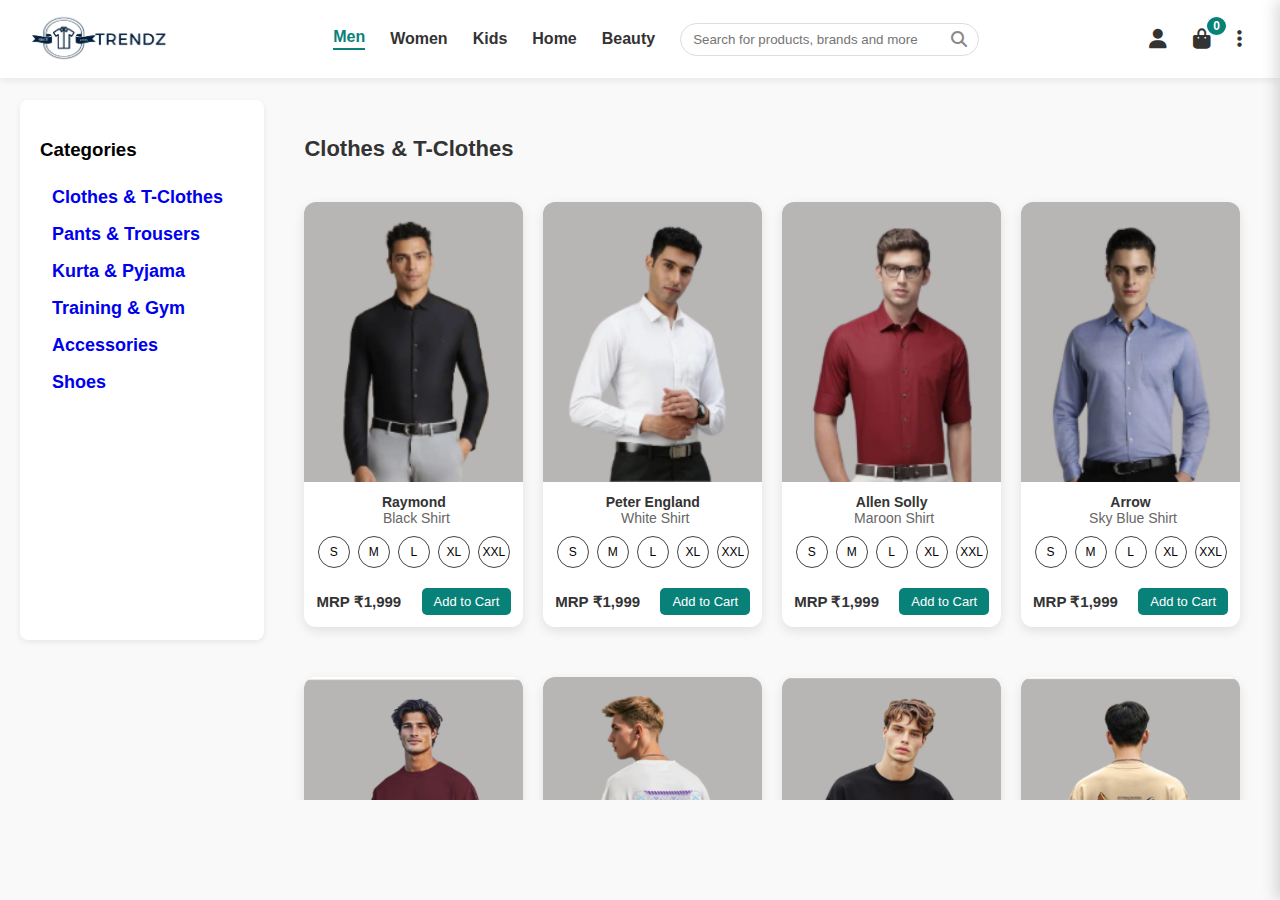
<file: men.html>
<!DOCTYPE html>
<html lang="en">
<head>
  <meta charset="UTF-8">
  <meta name="viewport" content="width=device-width, initial-scale=1.0">
  <title>Men's Fashion</title>
  <link rel="stylesheet" href="https://cdnjs.cloudflare.com/ajax/libs/font-awesome/6.4.0/css/all.min.css">
  <link rel="stylesheet" href="styles.css">

</head>
<body>

  <!-- Navbar -->
  <nav class="navbar">
    <div class="navbar-left">
      <a href="index.html"><img src="/Hero/1.png" alt="Logo"></a>
    </div>
    <div class="navbar-center">
        <a href="men.html" class="active">Men</a>
        <a href="women.html">Women</a>
        <a href="kids.html">Kids</a>
        <a href="home.html">Home</a>
        <a href="beauty.html">Beauty</a>
        <div class="search-box">
          <input type="text" placeholder="Search for products, brands and more">
          <i class="fas fa-search"></i>
        </div>
    </div>
    <div class="navbar-right">
      <div class="menu-container">
        <i class="fas fa-user" id="user-icon"></i>
        <div class="dropdown-menu" id="user-dropdown">
          <a href="#"><i class="fas fa-bell"></i> Cart</a>
          <a href="#"><i class="fas fa-headset"></i> Log-Out</a>
        </div>
      </div>

      <div class="cart-icon-container">
        <i class="fas fa-shopping-bag" id="cart-icon"></i>
        <span id="cart-count" class="cart-count">0</span>
      </div>

      <div class="menu-container">
        <i class="fas fa-ellipsis-v menu-dots" id="menu-dots"></i>
        <div class="dropdown-menu" id="dots-dropdown">
          <a href="#"><i class="fas fa-bell"></i> Notification Preferences</a>
          <a href="#"><i class="fas fa-headset"></i> 24x7 Customer Care</a>
          <a href="#"><i class="fas fa-download"></i> Download App</a>
        </div>
      </div>
    </div>
  </nav>

  <!-- Cart Sidebar -->
  <section id="CartSidebar">
    <div class="cart-sidebar" id="cart-sidebar">
      <div class="cart-header">
        <h3>Your Cart</h3>
        <i class="fas fa-times" id="close-cart"></i>
      </div>
      <div class="cart-items" id="cart-items"></div>
      <div class="cart-footer">
        <button class="checkout-btn">Checkout</button>
      </div>
    </div>
    <div class="overlay" id="overlay"></div>
  </section>

  <!-- Product Section -->
  <section class="container" id="product-section">

  <div class="left">
      <h3>Categories</h3>
      <ul>
        <li><a href="#Clothes-tClothes">Clothes & T-Clothes</a></li>
        <li><a href="#pants-trousers">Pants & Trousers</a></li>
        <li><a href="#kurta-pyjama">Kurta & Pyjama</a></li>
        <li><a href="#training-gym">Training & Gym</a></li>
        <li><a href="#accessories">Accessories</a></li>
        <li><a href="#shoes">Shoes</a></li>
      </ul>
  </div>

  <div class="right">
    
    <section id="Clothes-tClothes">
      <h2>Clothes & T-Clothes</h2>

      <div class="product-grid">

        <!-- Product Card -->
        <div class="product-card">
          <img src="/Clothes/Mens/S1.png" alt="Adidas Black Shirt" class="product-image">
            <div class="product-info">
              <h4 class="brand">Raymond</h4>
              <p class="product-name">Black Shirt</p>

              <div class="sizes">
                <button class="size">S</button><button class="size">M</button><button class="size">L</button><button class="size">XL</button><button class="size">XXL</button>
              </div>

              <div class="bottom-row">
                <span class="price">MRP ₹1,999</span>

                <!-- Cart Action Container -->
                <div class="cart-action-container">
                  <button class="add-to-cart">Add to Cart</button>
                </div>
              </div>
          </div>
        </div>

        <div class="product-card">
          <img src="/Clothes/Mens/S2.png" alt="Adidas Black Shirt" class="product-image">
          <div class="product-info">
            <h4 class="brand">Peter England</h4>
            <p class="product-name">White Shirt</p>

            <div class="sizes">
              <button class="size">S</button>
              <button class="size">M</button>
              <button class="size">L</button>
              <button class="size">XL</button>
              <button class="size">XXL</button>
            </div>

            <div class="bottom-row">
              <span class="price">MRP ₹1,999</span>
              <button class="add-to-cart">Add to Cart</button>
            </div>
          </div>
        </div>

        <div class="product-card">
          <img src="/Clothes/Mens/S3.png" alt="Adidas Black Shirt" class="product-image">
          <div class="product-info">
            <h4 class="brand">Allen Solly</h4>
            <p class="product-name">Maroon Shirt</p>

            <div class="sizes">
              <button class="size">S</button>
              <button class="size">M</button>
              <button class="size">L</button>
              <button class="size">XL</button>
              <button class="size">XXL</button>
            </div>

            <div class="bottom-row">
              <span class="price">MRP ₹1,999</span>
              <button class="add-to-cart">Add to Cart</button>
            </div>
          </div>
        </div>

        <div class="product-card">
          <img src="/Clothes/Mens/S4.png" alt="Adidas Black Shirt" class="product-image">
          <div class="product-info">
            <h4 class="brand">Arrow</h4>
            <p class="product-name">Sky Blue Shirt</p>

            <div class="sizes">
              <button class="size">S</button>
              <button class="size">M</button>
              <button class="size">L</button>
              <button class="size">XL</button>
              <button class="size">XXL</button>
            </div>

            <div class="bottom-row">
              <span class="price">MRP ₹1,999</span>
              <button class="add-to-cart">Add to Cart</button>
            </div>
          </div>
        </div>

      </div>

      <div class="product-grid">

        <!-- Product Card -->
        <div class="product-card">
          <img src="/Clothes/Mens/T1.png" alt="Adidas Black Shirt" class="product-image">
            <div class="product-info">
              <h4 class="brand">Gucci </h4>
              <p class="product-name">Plain (Wine)</p>

              <div class="sizes">
                <button class="size">S</button>
                <button class="size">M</button>
                <button class="size">L</button>
                <button class="size">XL</button>
                <button class="size">XXL</button>
              </div>

              <div class="bottom-row">
                <span class="price">MRP ₹1,999</span>

                <!-- Cart Action Container -->
                <div class="cart-action-container">
                  <button class="add-to-cart">Add to Cart</button>
                </div>
              </div>
          </div>
        </div>


        <div class="product-card">
          <img src="/Clothes/Mens/T2.png" alt="Adidas Black Shirt" class="product-image">
          <div class="product-info">
            <h4 class="brand">Tommy Hilfiger</h4>
            <p class="product-name">Wakanda Forever (White)</p>

            <div class="sizes">
              <button class="size">S</button>
              <button class="size">M</button>
              <button class="size">L</button>
              <button class="size">XL</button>
              <button class="size">XXL</button>
            </div>

            <div class="bottom-row">
              <span class="price">MRP ₹1,999</span>
              <button class="add-to-cart">Add to Cart</button>
            </div>
          </div>
        </div>

        <div class="product-card">
          <img src="/Clothes/Mens/T3.png" alt="Adidas Black Shirt" class="product-image">
          <div class="product-info">
            <h4 class="brand">Allen Solly</h4>
            <p class="product-name">Batman (Black)</p>

            <div class="sizes">
              <button class="size">S</button>
              <button class="size">M</button>
              <button class="size">L</button>
              <button class="size">XL</button>
              <button class="size">XXL</button>
            </div>

            <div class="bottom-row">
              <span class="price">MRP ₹1,999</span>
              <button class="add-to-cart">Add to Cart</button>
            </div>
          </div>
        </div>

        <div class="product-card">
          <img src="/Clothes/Mens/T4.png" alt="Adidas Black Shirt" class="product-image">
          <div class="product-info">
            <h4 class="brand">Levi's</h4>
            <p class="product-name">Wolf </p>

            <div class="sizes">
              <button class="size">S</button>
              <button class="size">M</button>
              <button class="size">L</button>
              <button class="size">XL</button>
              <button class="size">XXL</button>
            </div>

            <div class="bottom-row">
              <span class="price">MRP ₹1,999</span>
              <button class="add-to-cart">Add to Cart</button>
            </div>
          </div>
        </div>

      </div>
    </section>

    <section id="pants-trousers">
      <h2>Pants & Trousers</h2>

      <div class="product-grid">

        <!-- Product Card -->
        <div class="product-card">
          <img src="/Clothes/Mens/P1.png" alt="Adidas Black Shirt" class="product-image">
            <div class="product-info">
              <h4 class="brand">Peter England</h4>
              <p class="product-name">Grey Pant</p>

              <div class="sizes">
                <button class="size">32</button>
                <button class="size">34</button>
                <button class="size">36</button>
                <button class="size">38</button>
                <button class="size">40</button>
              </div>

              <div class="bottom-row">
                <span class="price">MRP ₹2,499</span>

                <!-- Cart Action Container -->
                <div class="cart-action-container">
                  <button class="add-to-cart">Add to Cart</button>
                </div>
              </div>
          </div>
        </div>

        <div class="product-card">
          <img src="/Clothes/Mens/P2.png" alt="Adidas Black Shirt" class="product-image">
          <div class="product-info">
            <h4 class="brand">Tommy Hilfiger</h4>
            <p class="product-name">Black Pant</p>

              <div class="sizes">
                <button class="size">32</button>
                <button class="size">34</button>
                <button class="size">36</button>
                <button class="size">38</button>
                <button class="size">40</button>
              </div>

            <div class="bottom-row">
              <span class="price">MRP ₹2,499</span>
              <button class="add-to-cart">Add to Cart</button>
            </div>
          </div>
        </div>

        <div class="product-card">
          <img src="/Clothes/Mens/P3.png" alt="Adidas Black Shirt" class="product-image">
          <div class="product-info">
            <h4 class="brand">Allen Solly</h4>
            <p class="product-name">Beige Pant</p>

              <div class="sizes">
                <button class="size">32</button>
                <button class="size">34</button>
                <button class="size">36</button>
                <button class="size">38</button>
                <button class="size">40</button>
              </div>

            <div class="bottom-row">
              <span class="price">MRP ₹1,999</span>
              <button class="add-to-cart">Add to Cart</button>
            </div>
          </div>
        </div>

        <div class="product-card">
          <img src="/Clothes/Mens/P4.png" alt="Adidas Black Shirt" class="product-image">
          <div class="product-info">
            <h4 class="brand">Arrow</h4>
            <p class="product-name">Sky Blue Shirt</p>

            <div class="sizes">
                <button class="size">32</button>
                <button class="size">34</button>
                <button class="size">36</button>
                <button class="size">38</button>
                <button class="size">40</button>
            </div>

            <div class="bottom-row">
              <span class="price">MRP ₹1,999</span>
              <button class="add-to-cart">Add to Cart</button>
            </div>
          </div>
        </div>

      </div>

      <div class="product-grid">

        <!-- Product Card -->
        <div class="product-card">
          <img src="/Clothes/Mens/P5.png" alt="Adidas Black Shirt" class="product-image">
            <div class="product-info">
              <h4 class="brand">Gucci </h4>
              <p class="product-name">Black Cargo</p>

              <div class="sizes">
                <button class="size">32</button>
                <button class="size">34</button>
                <button class="size">36</button>
                <button class="size">38</button>
                <button class="size">40</button>
              </div>

              <div class="bottom-row">
                <span class="price">MRP ₹1,999</span>

                <!-- Cart Action Container -->
                <div class="cart-action-container">
                  <button class="add-to-cart">Add to Cart</button>
                </div>
              </div>
          </div>
        </div>

        <div class="product-card">
          <img src="/Clothes/Mens/P6.png" alt="Adidas Black Shirt" class="product-image">
          <div class="product-info">
            <h4 class="brand">Tommy Hilfiger</h4>
            <p class="product-name">Black Trouser</p>

            <div class="sizes">
                <button class="size">32</button>
                <button class="size">34</button>
                <button class="size">36</button>
                <button class="size">38</button>
                <button class="size">40</button>
            </div>

            <div class="bottom-row">
              <span class="price">MRP ₹1,999</span>
              <button class="add-to-cart">Add to Cart</button>
            </div>
          </div>
        </div>

        <div class="product-card">
          <img src="/Clothes/Mens/P7.png" alt="Adidas Black Shirt" class="product-image">
          <div class="product-info">
            <h4 class="brand">Allen Solly</h4>
            <p class="product-name">Beige Trouser</p>

            <div class="sizes">
                <button class="size">32</button>
                <button class="size">34</button>
                <button class="size">36</button>
                <button class="size">38</button>
                <button class="size">40</button>
            </div>

            <div class="bottom-row">
              <span class="price">MRP ₹1,499</span>
              <button class="add-to-cart">Add to Cart</button>
            </div>
          </div>
        </div>

        <div class="product-card">
          <img src="/Clothes/Mens/P8.png" alt="Adidas Black Shirt" class="product-image">
          <div class="product-info">
            <h4 class="brand">Levi's</h4>
            <p class="product-name">Beige Trouser </p>

            <div class="sizes">
                <button class="size">32</button>
                <button class="size">34</button>
                <button class="size">36</button>
                <button class="size">38</button>
                <button class="size">40</button>
            </div>

            <div class="bottom-row">
              <span class="price">MRP ₹1,499</span>
              <button class="add-to-cart">Add to Cart</button>
            </div>
          </div>
        </div>

      </div>
    </section>

    <section id="kurta-pyjama">
      <h2>Kurta & Pyjama</h2>

      <div class="product-grid">

        <!-- Product Card -->
        <div class="product-card">
          <img src="/Clothes/Mens/KP1.png" alt="Adidas Black Shirt" class="product-image">
            <div class="product-info">
              <h4 class="brand">Raymond</h4>
              <p class="product-name">Black Shirt</p>

              <div class="sizes">
                <button class="size">32</button>
                <button class="size">34</button>
                <button class="size">36</button>
                <button class="size">38</button>
                <button class="size">40</button>
              </div>

              <div class="bottom-row">
                <span class="price">MRP ₹1,999</span>

                <!-- Cart Action Container -->
                <div class="cart-action-container">
                  <button class="add-to-cart">Add to Cart</button>
                </div>
              </div>
          </div>
        </div>

        <div class="product-card">
          <img src="/Clothes/Mens/KP2.png" alt="Adidas Black Shirt" class="product-image">
          <div class="product-info">
            <h4 class="brand">Peter England</h4>
            <p class="product-name">White Shirt</p>

            <div class="sizes">
                <button class="size">32</button>
                <button class="size">34</button>
                <button class="size">36</button>
                <button class="size">38</button>
                <button class="size">40</button>
            </div>

            <div class="bottom-row">
              <span class="price">MRP ₹1,999</span>
              <button class="add-to-cart">Add to Cart</button>
            </div>
          </div>
        </div>

        <div class="product-card">
          <img src="/Clothes/Mens/KP3.png" alt="Adidas Black Shirt" class="product-image">
          <div class="product-info">
            <h4 class="brand">Allen Solly</h4>
            <p class="product-name">Maroon Shirt</p>

            <div class="sizes">
                <button class="size">32</button>
                <button class="size">34</button>
                <button class="size">36</button>
                <button class="size">38</button>
                <button class="size">40</button>
            </div>

            <div class="bottom-row">
              <span class="price">MRP ₹1,999</span>
              <button class="add-to-cart">Add to Cart</button>
            </div>
          </div>
        </div>

        <div class="product-card">
          <img src="/Clothes/Mens/KP4.png" alt="Adidas Black Shirt" class="product-image">
          <div class="product-info">
            <h4 class="brand">Arrow</h4>
            <p class="product-name">Sky Blue Shirt</p>

            <div class="sizes">
                <button class="size">32</button>
                <button class="size">34</button>
                <button class="size">36</button>
                <button class="size">38</button>
                <button class="size">40</button>
            </div>

            <div class="bottom-row">
              <span class="price">MRP ₹1,999</span>
              <button class="add-to-cart">Add to Cart</button>
            </div>
          </div>
        </div>

      </div>

      <div class="product-grid">

        <!-- Product Card -->
        <div class="product-card">
          <img src="/Clothes/Mens/KP5.png" alt="Adidas Black Shirt" class="product-image">
            <div class="product-info">
              <h4 class="brand">Gucci </h4>
              <p class="product-name">Plain (Wine)</p>

              <div class="sizes">
                <button class="size">32</button>
                <button class="size">34</button>
                <button class="size">36</button>
                <button class="size">38</button>
                <button class="size">40</button>
              </div>

              <div class="bottom-row">
                <span class="price">MRP ₹1,999</span>

                <!-- Cart Action Container -->
                <div class="cart-action-container">
                  <button class="add-to-cart">Add to Cart</button>
                </div>
              </div>
          </div>
        </div>

        <div class="product-card">
          <img src="/Clothes/Mens/KP6.png" alt="Adidas Black Shirt" class="product-image">
          <div class="product-info">
            <h4 class="brand">Tommy Hilfiger</h4>
            <p class="product-name">Wakanda Forever (White)</p>

            <div class="sizes">
                <button class="size">32</button>
                <button class="size">34</button>
                <button class="size">36</button>
                <button class="size">38</button>
                <button class="size">40</button>
            </div>

            <div class="bottom-row">
              <span class="price">MRP ₹1,999</span>
              <button class="add-to-cart">Add to Cart</button>
            </div>
          </div>
        </div>

        <div class="product-card">
          <img src="/Clothes/Mens/KP7.png" alt="Adidas Black Shirt" class="product-image">
          <div class="product-info">
            <h4 class="brand">Allen Solly</h4>
            <p class="product-name">Batman (Black)</p>

            <div class="sizes">
                <button class="size">32</button>
                <button class="size">34</button>
                <button class="size">36</button>
                <button class="size">38</button>
                <button class="size">40</button>
            </div>

            <div class="bottom-row">
              <span class="price">MRP ₹1,999</span>
              <button class="add-to-cart">Add to Cart</button>
            </div>
          </div>
        </div>

        <div class="product-card">
          <img src="/Clothes/Mens/KP8.png" alt="Adidas Black Shirt" class="product-image">
          <div class="product-info">
            <h4 class="brand">Levi's</h4>
            <p class="product-name">Wolf </p>

            <div class="sizes">
                <button class="size">32</button>
                <button class="size">34</button>
                <button class="size">36</button>
                <button class="size">38</button>
                <button class="size">40</button>
            </div>

            <div class="bottom-row">
              <span class="price">MRP ₹1,999</span>
              <button class="add-to-cart">Add to Cart</button>
            </div>
          </div>
        </div>

      </div>
    </section>

    <section id="training-gym">
      <h2>Training & Gym</h2>

      <div class="product-grid">

        <!-- Product Card -->
        <div class="product-card">
          <img src="/Clothes/Mens/GT1.png" alt="Adidas Black Shirt" class="product-image">
            <div class="product-info">
              <h4 class="brand">Raymond</h4>
              <p class="product-name">Black Shirt</p>

              <div class="sizes">
                <button class="size">32</button>
                <button class="size">34</button>
                <button class="size">36</button>
                <button class="size">38</button>
                <button class="size">40</button>
              </div>

              <div class="bottom-row">
                <span class="price">MRP ₹1,999</span>

                <!-- Cart Action Container -->
                <div class="cart-action-container">
                  <button class="add-to-cart">Add to Cart</button>
                </div>
              </div>
          </div>
        </div>

        <div class="product-card">
          <img src="/Clothes/Mens/GT2.png" alt="Adidas Black Shirt" class="product-image">
          <div class="product-info">
            <h4 class="brand">Peter England</h4>
            <p class="product-name">White Shirt</p>

            <div class="sizes">
                <button class="size">32</button>
                <button class="size">34</button>
                <button class="size">36</button>
                <button class="size">38</button>
                <button class="size">40</button>
            </div>

            <div class="bottom-row">
              <span class="price">MRP ₹1,999</span>
              <button class="add-to-cart">Add to Cart</button>
            </div>
          </div>
        </div>

        <div class="product-card">
          <img src="/Clothes/Mens/GT3.png" alt="Adidas Black Shirt" class="product-image">
          <div class="product-info">
            <h4 class="brand">Allen Solly</h4>
            <p class="product-name">Maroon Shirt</p>

            <div class="sizes">
                <button class="size">32</button>
                <button class="size">34</button>
                <button class="size">36</button>
                <button class="size">38</button>
                <button class="size">40</button>
            </div>

            <div class="bottom-row">
              <span class="price">MRP ₹1,999</span>
              <button class="add-to-cart">Add to Cart</button>
            </div>
          </div>
        </div>

        <div class="product-card">
          <img src="/Clothes/Mens/GT4.png" alt="Adidas Black Shirt" class="product-image">
          <div class="product-info">
            <h4 class="brand">Arrow</h4>
            <p class="product-name">Sky Blue Shirt</p>

            <div class="sizes">
                <button class="size">32</button>
                <button class="size">34</button>
                <button class="size">36</button>
                <button class="size">38</button>
                <button class="size">40</button>
            </div>

            <div class="bottom-row">
              <span class="price">MRP ₹1,999</span>
              <button class="add-to-cart">Add to Cart</button>
            </div>
          </div>
        </div>

      </div>

    </section>

    <section id="accessories">
      <h2>Accessories</h2>

      <div class="product-grid">

        <!-- Product Card -->
        <div class="product-card">
          <img src="/Clothes/Mens/A1.png" alt="Adidas Black Shirt" class="product-image">
            <div class="product-info">
              <h4 class="brand">Raymond</h4>
              <p class="product-name">Black Shirt</p>

              <div class="sizes">
                <button class="size">32</button>
                <button class="size">34</button>
                <button class="size">36</button>
                <button class="size">38</button>
                <button class="size">40</button>
              </div>

              <div class="bottom-row">
                <span class="price">MRP ₹1,999</span>

                <!-- Cart Action Container -->
                <div class="cart-action-container">
                  <button class="add-to-cart">Add to Cart</button>
                </div>
              </div>
          </div>
        </div>

        <div class="product-card">
          <img src="/Clothes/Mens/A2.png" alt="Adidas Black Shirt" class="product-image">
          <div class="product-info">
            <h4 class="brand">Peter England</h4>
            <p class="product-name">White Shirt</p>

            <div class="sizes">
                <button class="size">32</button>
                <button class="size">34</button>
                <button class="size">36</button>
                <button class="size">38</button>
                <button class="size">40</button>
            </div>

            <div class="bottom-row">
              <span class="price">MRP ₹1,999</span>
              <button class="add-to-cart">Add to Cart</button>
            </div>
          </div>
        </div>

        <div class="product-card">
          <img src="/Clothes/Mens/A3.png" alt="Adidas Black Shirt" class="product-image">
          <div class="product-info">
            <h4 class="brand">Allen Solly</h4>
            <p class="product-name">Maroon Shirt</p>

            <div class="sizes">
                <button class="size">32</button>
                <button class="size">34</button>
                <button class="size">36</button>
                <button class="size">38</button>
                <button class="size">40</button>
            </div>

            <div class="bottom-row">
              <span class="price">MRP ₹1,999</span>
              <button class="add-to-cart">Add to Cart</button>
            </div>
          </div>
        </div>

        <div class="product-card">
          <img src="/Clothes/Mens/A4.png" alt="Adidas Black Shirt" class="product-image">
          <div class="product-info">
            <h4 class="brand">Arrow</h4>
            <p class="product-name">Sky Blue Shirt</p>

            <div class="sizes">
                <button class="size">32</button>
                <button class="size">34</button>
                <button class="size">36</button>
                <button class="size">38</button>
                <button class="size">40</button>
            </div>

            <div class="bottom-row">
              <span class="price">MRP ₹1,999</span>
              <button class="add-to-cart">Add to Cart</button>
            </div>
          </div>
        </div>

      </div>
    </section>

    <section id="shoes">
      <h2>Shoes</h2>

      <div class="product-grid">

        <!-- Product Card -->
        <div class="product-card">
          <img src="/Clothes/Mens/SH1.png" alt="Adidas Black Shirt" class="product-image">
            <div class="product-info">
              <h4 class="brand">Raymond</h4>
              <p class="product-name">Black Shirt</p>

              <div class="sizes">
                <button class="size">7</button>
                <button class="size">8</button>
                <button class="size">9</button>
                <button class="size">10</button>
                <button class="size">11</button>
              </div>

              <div class="bottom-row">
                <span class="price">MRP ₹1,999</span>

                <!-- Cart Action Container -->
                <div class="cart-action-container">
                  <button class="add-to-cart">Add to Cart</button>
                </div>
              </div>
          </div>
        </div>

        <div class="product-card">
          <img src="/Clothes/Mens/SH2.png" alt="Adidas Black Shirt" class="product-image">
          <div class="product-info">
            <h4 class="brand">Peter England</h4>
            <p class="product-name">White Shirt</p>

              <div class="sizes">
                <button class="size">7</button>
                <button class="size">8</button>
                <button class="size">9</button>
                <button class="size">10</button>
                <button class="size">11</button>
              </div>

            <div class="bottom-row">
              <span class="price">MRP ₹1,999</span>
              <button class="add-to-cart">Add to Cart</button>
            </div>
          </div>
        </div>

        <div class="product-card">
          <img src="/Clothes/Mens/SH3.png" alt="Adidas Black Shirt" class="product-image">
          <div class="product-info">
            <h4 class="brand">Allen Solly</h4>
            <p class="product-name">Maroon Shirt</p>

              <div class="sizes">
                <button class="size">7</button>
                <button class="size">8</button>
                <button class="size">9</button>
                <button class="size">10</button>
                <button class="size">11</button>
              </div>

            <div class="bottom-row">
              <span class="price">MRP ₹1,999</span>
              <button class="add-to-cart">Add to Cart</button>
            </div>
          </div>
        </div>

        <div class="product-card">
          <img src="/Clothes/Mens/SH4.png" alt="Adidas Black Shirt" class="product-image">
          <div class="product-info">
            <h4 class="brand">Arrow</h4>
            <p class="product-name">Sky Blue Shirt</p>

            <div class="sizes">
                <button class="size">7</button>
                <button class="size">8</button>
                <button class="size">9</button>
                <button class="size">10</button>
                <button class="size">11</button>
              </div>

            <div class="bottom-row">
              <span class="price">MRP ₹1,999</span>
              <button class="add-to-cart">Add to Cart</button>
            </div>
          </div>
        </div>

      </div>

      <div class="product-grid">

        <!-- Product Card -->
        <div class="product-card">
          <img src="/Clothes/Mens/SH5.png" alt="Adidas Black Shirt" class="product-image">
            <div class="product-info">
              <h4 class="brand">Gucci </h4>
              <p class="product-name">Plain (Wine)</p>

              <div class="sizes">
                <button class="size">7</button>
                <button class="size">8</button>
                <button class="size">9</button>
                <button class="size">10</button>
                <button class="size">11</button>
              </div>

              <div class="bottom-row">
                <span class="price">MRP ₹1,999</span>

                <!-- Cart Action Container -->
                <div class="cart-action-container">
                  <button class="add-to-cart">Add to Cart</button>
                </div>
              </div>
          </div>
        </div>

        <div class="product-card">
          <img src="/Clothes/Mens/SH6.png" alt="Adidas Black Shirt" class="product-image">
          <div class="product-info">
            <h4 class="brand">Tommy Hilfiger</h4>
            <p class="product-name">Wakanda Forever (White)</p>

            <div class="sizes">
                <button class="size">7</button>
                <button class="size">8</button>
                <button class="size">9</button>
                <button class="size">10</button>
                <button class="size">11</button>
              </div>

            <div class="bottom-row">
              <span class="price">MRP ₹1,999</span>
              <button class="add-to-cart">Add to Cart</button>
            </div>
          </div>
        </div>

        <div class="product-card">
          <img src="/Clothes/Mens/SH7.png" alt="Adidas Black Shirt" class="product-image">
          <div class="product-info">
            <h4 class="brand">Allen Solly</h4>
            <p class="product-name">Batman (Black)</p>

            <div class="sizes">
                <button class="size">7</button>
                <button class="size">8</button>
                <button class="size">9</button>
                <button class="size">10</button>
                <button class="size">11</button>
              </div>

            <div class="bottom-row">
              <span class="price">MRP ₹1,999</span>
              <button class="add-to-cart">Add to Cart</button>
            </div>
          </div>
        </div>

        <div class="product-card">
          <img src="/Clothes/Mens/SH8.png" alt="Adidas Black Shirt" class="product-image">
          <div class="product-info">
            <h4 class="brand">Levi's</h4>
            <p class="product-name">Wolf </p>

            <div class="sizes">
                <button class="size">7</button>
                <button class="size">8</button>
                <button class="size">9</button>
                <button class="size">10</button>
                <button class="size">11</button>
            </div>

            <div class="bottom-row">
              <span class="price">MRP ₹1,999</span>
              <button class="add-to-cart">Add to Cart</button>
            </div>
          </div>
        </div>

      </div>
    </section>

  </div>


    

    
  </section>


  


  <script src="app.js"></script>
  
</body>
</html>
</file>
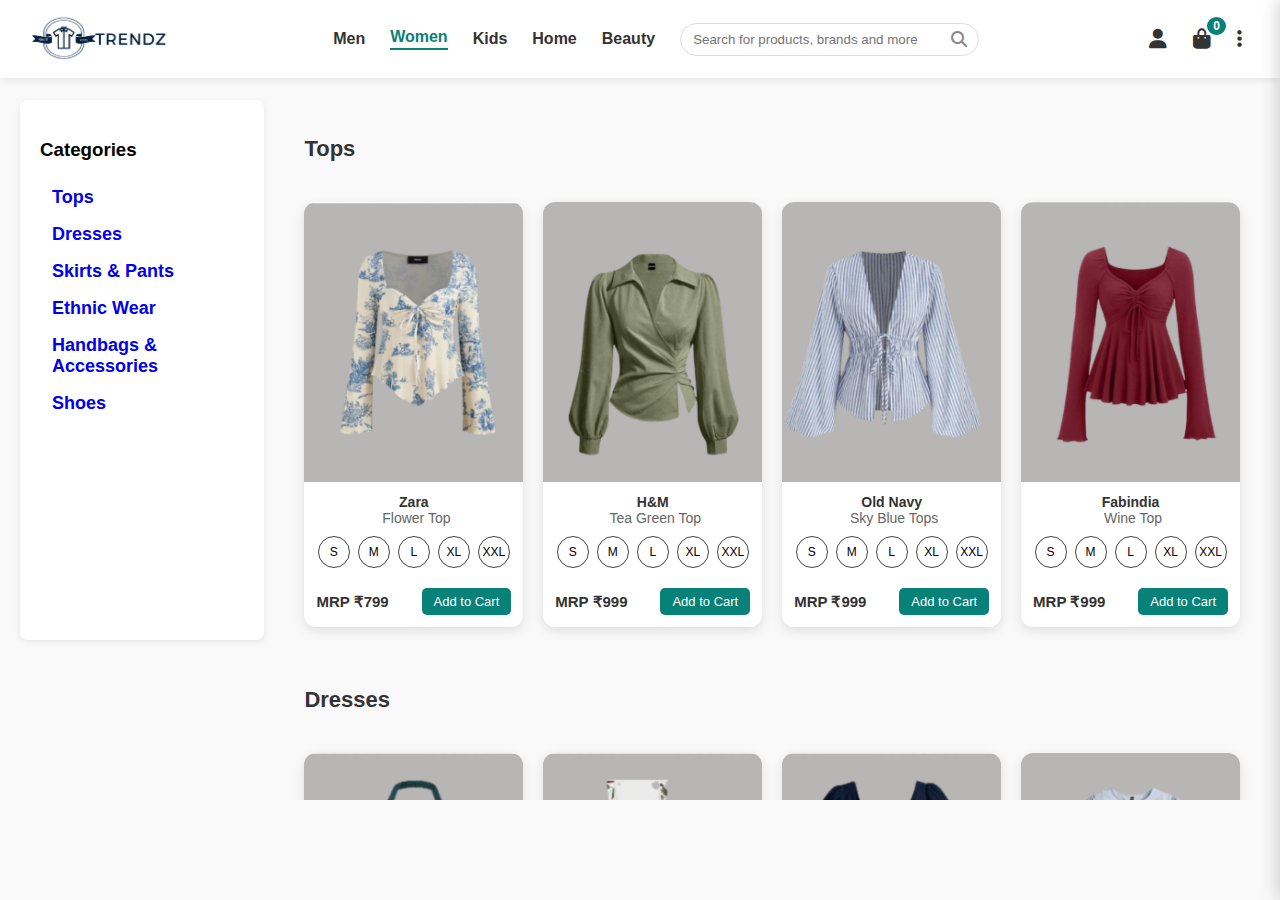
<file: women.html>
<!DOCTYPE html>
<html lang="en">
<head>
  <meta charset="UTF-8">
  <meta name="viewport" content="width=device-width, initial-scale=1.0">
  <title>TrendZ</title>
  <link rel="stylesheet" href="https://cdnjs.cloudflare.com/ajax/libs/font-awesome/6.4.0/css/all.min.css">
  <link rel="stylesheet" href="styles.css">
  <link rel="shortcut icon" type="x-icon" href="Hero/2.png">

</head>
<body>

  <!-- Navbar -->
  <nav class="navbar">
    <div class="navbar-left">
      <a href="index.html"><img src="/Hero/1.png" alt="Logo"></a>
    </div>
    <div class="navbar-center">
        <a href="men.html">Men</a>
        <a href="women.html" class="active">Women</a>
        <a href="kids.html">Kids</a>
        <a href="home.html">Home</a>
        <a href="beauty.html">Beauty</a>
        <div class="search-box">
          <input type="text" placeholder="Search for products, brands and more">
          <i class="fas fa-search"></i>
        </div>
    </div>
    <div class="navbar-right">
      <div class="menu-container">
        <i class="fas fa-user" id="user-icon"></i>
        <div class="dropdown-menu" id="user-dropdown">
          <a href="#"><i class="fas fa-bell"></i> Cart</a>
          <a href="#"><i class="fas fa-headset"></i> Log-Out</a>
        </div>
      </div>

      <div class="cart-icon-container">
        <i class="fas fa-shopping-bag" id="cart-icon"></i>
        <span id="cart-count" class="cart-count">0</span>
      </div>

      <div class="menu-container">
        <i class="fas fa-ellipsis-v menu-dots" id="menu-dots"></i>
        <div class="dropdown-menu" id="dots-dropdown">
          <a href="#"><i class="fas fa-bell"></i> Notification Preferences</a>
          <a href="#"><i class="fas fa-headset"></i> 24x7 Customer Care</a>
          <a href="#"><i class="fas fa-download"></i> Download App</a>
        </div>
      </div>
    </div>
  </nav>

  <!-- Cart Sidebar -->
  <section id="CartSidebar">
    <div class="cart-sidebar" id="cart-sidebar">
      <div class="cart-header">
        <h3>Your Cart</h3>
        <i class="fas fa-times" id="close-cart"></i>
      </div>
      <div class="cart-items" id="cart-items"></div>
      <div class="cart-footer">
        <button class="checkout-btn">Checkout</button>
      </div>
    </div>
    <div class="overlay" id="overlay"></div>
  </section>

  <!-- Product Section -->
  <section class="container" id="product-section">

  <div class="left">
      <h3>Categories</h3>
      <ul>
          <li><a href="#tops">Tops</a></li>
          <li><a href="#dresses">Dresses</a></li>
          <li><a href="#skirts-pants">Skirts & Pants</a></li>
          <li><a href="#ethnic-wear">Ethnic Wear</a></li>
          <li><a href="#handbags-accessories">Handbags & Accessories</a></li>
          <li><a href="#shoes">Shoes</a></li>

      </ul>
  </div>

  <div class="right">
    
    <section id="tops">
      <h2>Tops</h2>

      <div class="product-grid">

        <!-- Product Card -->
        <div class="product-card">
          <img src="/Clothes/Women/T1.png" alt="Adidas Black Shirt" class="product-image">
            <div class="product-info">
              <h4 class="brand">Zara</h4>
              <p class="product-name">Flower Top</p>

              <div class="sizes">
                <button class="size">S</button>
                <button class="size">M</button>
                <button class="size">L</button>
                <button class="size">XL</button>
                <button class="size">XXL</button>
              </div>

              <div class="bottom-row">
                <span class="price">MRP ₹799</span>

                <!-- Cart Action Container -->
                <div class="cart-action-container">
                  <button class="add-to-cart">Add to Cart</button>
                </div>
              </div>
          </div>
        </div>

        <div class="product-card">
          <img src="/Clothes/Women/T2.png" alt="Adidas Black Shirt" class="product-image">
          <div class="product-info">
            <h4 class="brand">H&M</h4>
            <p class="product-name">Tea Green Top</p>

            <div class="sizes">
              <button class="size">S</button>
              <button class="size">M</button>
              <button class="size">L</button>
              <button class="size">XL</button>
              <button class="size">XXL</button>
            </div>

            <div class="bottom-row">
              <span class="price">MRP ₹999</span>
              <button class="add-to-cart">Add to Cart</button>
            </div>
          </div>
        </div>

        <div class="product-card">
          <img src="/Clothes/Women/T3.png" alt="Adidas Black Shirt" class="product-image">
          <div class="product-info">
            <h4 class="brand">Old Navy</h4>
            <p class="product-name">Sky Blue Tops</p>

            <div class="sizes">
              <button class="size">S</button>
              <button class="size">M</button>
              <button class="size">L</button>
              <button class="size">XL</button>
              <button class="size">XXL</button>
            </div>

            <div class="bottom-row">
              <span class="price">MRP ₹999</span>
              <button class="add-to-cart">Add to Cart</button>
            </div>
          </div>
        </div>

        <div class="product-card">
          <img src="/Clothes/Women/T4.png" alt="Adidas Black Shirt" class="product-image">
          <div class="product-info">
            <h4 class="brand">Fabindia</h4>
            <p class="product-name">Wine Top</p>

            <div class="sizes">
              <button class="size">S</button>
              <button class="size">M</button>
              <button class="size">L</button>
              <button class="size">XL</button>
              <button class="size">XXL</button>
            </div>

            <div class="bottom-row">
              <span class="price">MRP ₹999</span>
              <button class="add-to-cart">Add to Cart</button>
            </div>
          </div>
        </div>

      </div>


    </section>

    <section id="dresses">
      <h2>Dresses</h2>

      <div class="product-grid">

        <!-- Product Card -->
        <div class="product-card">
          <img src="/Clothes/Women/D1.png" alt="Adidas Black Shirt" class="product-image">
            <div class="product-info">
              <h4 class="brand">Fabindia</h4>
              <p class="product-name">Emrald Green Dress</p>

              <div class="sizes">
                <button class="size">S</button>
                <button class="size">M</button>
                <button class="size">L</button>
                <button class="size">XL</button>
                <button class="size">XXL</button>
              </div>

              <div class="bottom-row">
                <span class="price">MRP ₹1499</span>

                <!-- Cart Action Container -->
                <div class="cart-action-container">
                  <button class="add-to-cart">Add to Cart</button>
                </div>
              </div>
          </div>
        </div>

        <div class="product-card">
          <img src="/Clothes/Women/D2.png" alt="Adidas Black Shirt" class="product-image">
          <div class="product-info">
            <h4 class="brand">Crewcuts</h4>
            <p class="product-name">Flower Dress</p>

              <div class="sizes">
                <button class="size">S</button>
                <button class="size">M</button>
                <button class="size">L</button>
                <button class="size">XL</button>
                <button class="size">XXL</button>
              </div>

              <div class="bottom-row">
              <span class="price">MRP ₹999</span>
              <button class="add-to-cart">Add to Cart</button>
            </div>
          </div>
        </div>

        <div class="product-card">
          <img src="/Clothes/Women/D3.png" alt="Adidas Black Shirt" class="product-image">
          <div class="product-info">
            <h4 class="brand">Zara</h4>
            <p class="product-name">Blue Dress</p>

              <div class="sizes">
                <button class="size">S</button>
                <button class="size">M</button>
                <button class="size">L</button>
                <button class="size">XL</button>
                <button class="size">XXL</button>
              </div>

            <div class="bottom-row">
              <span class="price">MRP ₹999</span>
              <button class="add-to-cart">Add to Cart</button>
            </div>
          </div>
        </div>

        <div class="product-card">
          <img src="/Clothes/Women/D4.png" alt="Adidas Black Shirt" class="product-image">
          <div class="product-info">
            <h4 class="brand">H&M</h4>
            <p class="product-name">Sky Blue Dress</p>

            <div class="sizes">
                <button class="size">32</button>
                <button class="size">34</button>
                <button class="size">36</button>
                <button class="size">38</button>
                <button class="size">40</button>
            </div>

            <div class="bottom-row">
              <span class="price">MRP ₹999</span>
              <button class="add-to-cart">Add to Cart</button>
            </div>
          </div>
        </div>

      </div>

    </section>

    <section id="skirts-pants">
      <h2>Skirts</h2>

      <div class="product-grid">

        <!-- Product Card -->
        <div class="product-card">
          <img src="/Clothes/Women/P1.png" alt="Adidas Black Shirt" class="product-image">
            <div class="product-info">
              <h4 class="brand">Zara</h4>
              <p class="product-name">Beige Pant</p>

              <div class="sizes">
                <button class="size">S</button>
                <button class="size">M</button>
                <button class="size">L</button>
                <button class="size">XL</button>
                <button class="size">XXL</button>
              </div>

              <div class="bottom-row">
                <span class="price">MRP ₹899</span>

                <!-- Cart Action Container -->
                <div class="cart-action-container">
                  <button class="add-to-cart">Add to Cart</button>
                </div>
              </div>
          </div>
        </div>

        <div class="product-card">
          <img src="/Clothes/Women/P2.png" alt="Adidas Black Shirt" class="product-image">
          <div class="product-info">
            <h4 class="brand">H&M</h4>
            <p class="product-name">Black Pant</p>

            <div class="sizes">
                <button class="size">32</button>
                <button class="size">34</button>
                <button class="size">36</button>
                <button class="size">38</button>
                <button class="size">40</button>
            </div>

            <div class="bottom-row">
              <span class="price">MRP ₹999</span>
              <button class="add-to-cart">Add to Cart</button>
            </div>
          </div>
        </div>

        <div class="product-card">
          <img src="/Clothes/Women/P3.png" alt="Adidas Black Shirt" class="product-image">
          <div class="product-info">
            <h4 class="brand">Zara</h4>
            <p class="product-name">Blue Denim Bell Bottom Jean's</p>

            <div class="sizes">
                <button class="size">32</button>
                <button class="size">34</button>
                <button class="size">36</button>
                <button class="size">38</button>
                <button class="size">40</button>
            </div>

            <div class="bottom-row">
              <span class="price">MRP ₹1,199</span>
              <button class="add-to-cart">Add to Cart</button>
            </div>
          </div>
        </div>

        <div class="product-card">
          <img src="/Clothes/Women/P4.png" alt="Adidas Black Shirt" class="product-image">
          <div class="product-info">
            <h4 class="brand">H&M</h4>
            <p class="product-name">Black Skirt</p>

            <div class="sizes">
                <button class="size">32</button>
                <button class="size">34</button>
                <button class="size">36</button>
                <button class="size">38</button>
                <button class="size">40</button>
            </div>

            <div class="bottom-row">
              <span class="price">MRP ₹799</span>
              <button class="add-to-cart">Add to Cart</button>
            </div>
          </div>
        </div>

      </div>

    </section>

    <section id="ethnic-wear">
      <h2>Ethnic Wear</h2>

      <div class="product-grid">

        <!-- Product Card -->
        <div class="product-card">
          <img src="/Clothes/Women/E1.png" alt="Adidas Black Shirt" class="product-image">
            <div class="product-info">
              <h4 class="brand">Libas </h4>
              <p class="product-name">Ethnic Wear</p>

              <div class="sizes">
                <button class="size">S</button>
                <button class="size">M</button>
                <button class="size">L</button>
                <button class="size">XL</button>
                <button class="size">XXL</button>
              </div>

              <div class="bottom-row">
                <span class="price">MRP ₹1,199</span>

                <!-- Cart Action Container -->
                <div class="cart-action-container">
                  <button class="add-to-cart">Add to Cart</button>
                </div>
              </div>
          </div>
        </div>

        <div class="product-card">
          <img src="/Clothes/Women/E2.png" alt="Adidas Black Shirt" class="product-image">
          <div class="product-info">
            <h4 class="brand">Biba</h4>
            <p class="product-name">Ethnic Wear</p>

              <div class="sizes">
                <button class="size">S</button>
                <button class="size">M</button>
                <button class="size">L</button>
                <button class="size">XL</button>
                <button class="size">XXL</button>
              </div>

            <div class="bottom-row">
              <span class="price">MRP ₹1,199</span>
              <button class="add-to-cart">Add to Cart</button>
            </div>
          </div>
        </div>

        <div class="product-card">
          <img src="/Clothes/Women/E3.png" alt="Adidas Black Shirt" class="product-image">
          <div class="product-info">
            <h4 class="brand">Zara</h4>
            <p class="product-name">Ethnic Wear</p>

              <div class="sizes">
                <button class="size">S</button>
                <button class="size">M</button>
                <button class="size">L</button>
                <button class="size">XL</button>
                <button class="size">XXL</button>
              </div>

            <div class="bottom-row">
              <span class="price">MRP ₹1,199</span>
              <button class="add-to-cart">Add to Cart</button>
            </div>
          </div>
        </div>

        <div class="product-card">
          <img src="/Clothes/Women/E4.png" alt="Adidas Black Shirt" class="product-image">
          <div class="product-info">
            <h4 class="brand">Levi's</h4>
            <p class="product-name">Ethnic Wear</p>

              <div class="sizes">
                <button class="size">S</button>
                <button class="size">M</button>
                <button class="size">L</button>
                <button class="size">XL</button>
                <button class="size">XXL</button>
              </div>

            <div class="bottom-row">
              <span class="price">MRP ₹1,199</span>
              <button class="add-to-cart">Add to Cart</button>
            </div>
          </div>
        </div>

      </div>

    </section>

    <section id="handbags-accessories">
      <h2>Handbags & Accessories</h2>

      <div class="product-grid">

        <!-- Product Card -->
        <div class="product-card">
          <img src="/Clothes/Women/H1.png" alt="Adidas Black Shirt" class="product-image">
            <div class="product-info">
              <h4 class="brand">Zara </h4>
              <p class="product-name">Red Bag</p>

              <div class="sizes-spacer"></div>

              <div class="bottom-row">
                <span class="price">MRP ₹1,199</span>

                <!-- Cart Action Container -->
                <div class="cart-action-container">
                  <button class="add-to-cart">Add to Cart</button>
                </div>
              </div>
          </div>
        </div>

        <div class="product-card">
          <img src="/Clothes/Women/H2.png" alt="Adidas Black Shirt" class="product-image">
          <div class="product-info">
            <h4 class="brand">H&M</h4>
            <p class="product-name">Blue Bag</p>

            <div class="sizes-spacer"></div>

            <div class="bottom-row">
              <span class="price">MRP ₹1,199</span>
              <button class="add-to-cart">Add to Cart</button>
            </div>
          </div>
        </div>

        <div class="product-card">
          <img src="/Clothes/Women/H3.png" alt="Adidas Black Shirt" class="product-image">
          <div class="product-info">
            <h4 class="brand">Levi's</h4>
            <p class="product-name">Purse</p>

               <div class="sizes-spacer"></div>             

            <div class="bottom-row">
              <span class="price">MRP ₹1,199</span>
              <button class="add-to-cart">Add to Cart</button>
            </div>
          </div>
        </div>

        <div class="product-card">
          <img src="/Clothes/Women/H4.png" alt="Adidas Black Shirt" class="product-image">
          <div class="product-info">
            <h4 class="brand">Zara</h4>
            <p class="product-name">Pink Purse</p>

               <div class="sizes-spacer"></div>           

            <div class="bottom-row">
              <span class="price">MRP ₹1,199</span>
              <button class="add-to-cart">Add to Cart</button>
            </div>
          </div>
        </div>

      </div>

    </section>

    <section id="shoes">
      <h2>Shoes</h2>

      <div class="product-grid">

        <!-- Product Card -->
        <div class="product-card">
          <img src="/Clothes/Women/S1.png" alt="Adidas Black Shirt" class="product-image">
            <div class="product-info">
              <h4 class="brand">Adidas</h4>
              <p class="product-name">White Shoes</p>

              <div class="sizes">
                <button class="size">7</button>
                <button class="size">8</button>
                <button class="size">9</button>
                <button class="size">10</button>
                <button class="size">11</button>
              </div>
              
              <div class="bottom-row">
                <span class="price">MRP ₹1,199</span>

                <!-- Cart Action Container -->
                <div class="cart-action-container">
                  <button class="add-to-cart">Add to Cart</button>
                </div>
              </div>
          </div>
        </div>

        <div class="product-card">
          <img src="/Clothes/Women/S2.png" alt="Adidas Black Shirt" class="product-image">
          <div class="product-info">
            <h4 class="brand">SparX</h4>
            <p class="product-name">Pink Shoest</p>

              <div class="sizes">
                <button class="size">7</button>
                <button class="size">8</button>
                <button class="size">9</button>
                <button class="size">10</button>
                <button class="size">11</button>
              </div>

            <div class="bottom-row">
              <span class="price">MRP ₹999</span>
              <button class="add-to-cart">Add to Cart</button>
            </div>
          </div>
        </div>

        <div class="product-card">
          <img src="/Clothes/Women/S3.png" alt="Adidas Black Shirt" class="product-image">
          <div class="product-info">
            <h4 class="brand">Zudio</h4>
            <p class="product-name">Floral Heel</p>

              <div class="sizes">
                <button class="size">7</button>
                <button class="size">8</button>
                <button class="size">9</button>
                <button class="size">10</button>
                <button class="size">11</button>
              </div>

            <div class="bottom-row">
              <span class="price">MRP ₹899</span>
              <button class="add-to-cart">Add to Cart</button>
            </div>
          </div>
        </div>

        <div class="product-card">
          <img src="/Clothes/Women/S4.png" alt="Adidas Black Shirt" class="product-image">
          <div class="product-info">
            <h4 class="brand">Zara</h4>
            <p class="product-name">Black Heel</p>

            <div class="sizes">
                <button class="size">7</button>
                <button class="size">8</button>
                <button class="size">9</button>
                <button class="size">10</button>
                <button class="size">11</button>
              </div>

            <div class="bottom-row">
              <span class="price">MRP ₹1,199</span>
              <button class="add-to-cart">Add to Cart</button>
            </div>
          </div>
        </div>

      </div>

    </section>

  </div>


    

    
  </section>


  


  <script src="app.js"></script>
  
</body>
</html>
</file>
<file: styles.css>
/* ===================== Global Styles ===================== */
body {
  margin: 0;
  font-family: "Segoe UI", Arial, sans-serif;
  background: #f9f9f9;
  color: #333;
}

/* ===================== Navbar ===================== */
.navbar {
  display: flex;
  align-items: center;
  justify-content: space-between;
  padding: 12px 30px;
  background: #fff;
  box-shadow: 0 2px 8px rgba(0,0,0,0.08);
  position: sticky;
  top: 0;
  z-index: 1000;
}

.navbar-left img {
  height: 50px;
  cursor: pointer;
}

.navbar-center {
  display: flex;
  align-items: center;
  gap: 25px;
}

.navbar-center a {
  text-decoration: none;
  color: #333;
  font-weight: 600;
}

.navbar-center a:hover, .navbar-center a.active {
  color: #088178;
}

.navbar-center a.active {
  border-bottom: 2px solid #088178;
  padding-bottom: 2px;
}

.search-box {
  position: relative;
}

.search-box input {
  padding: 8px 35px 8px 12px;
  border-radius: 20px;
  border: 1px solid #ddd;
  outline: none;
  width: 250px;
  transition: width 0.3s ease;
}

.search-box i {
  position: absolute;
  right: 12px;
  top: 50%;
  transform: translateY(-50%);
  color: #888;
  cursor: pointer;
}

.navbar-right {
  display: flex;
  align-items: center;
  gap: 10px;
}

.navbar-right i {
  font-size: 20px;
  cursor: pointer;
  color: #333;
  padding: 8px;
  border-radius: 50%;
  transition: all 0.3s ease;
}

.navbar-right i:hover {
  background: #ffe6ec;
  color: #088178;
  transform: translateY(-2px);
}

/* ===================== Dropdown Menu ===================== */
.menu-container {
  position: relative;
}

.dropdown-menu {
  display: none;
  position: absolute;
  top: 100%;
  right: 0;
  background-color: #fff;
  min-width: 240px;
  box-shadow: 0 5px 15px rgba(0,0,0,0.1);
  border: 1px solid #eee;
  border-radius: 8px;
  padding: 8px 0;
  margin-top: 12px;
  z-index: 1001;
}

.dropdown-menu.show {
  display: block;
}

.dropdown-menu a {
  display: flex;
  align-items: center;
  gap: 15px;
  padding: 12px 20px;
  text-decoration: none;
  color: #333;
  font-size: 15px;
  font-weight: 500;
}

.dropdown-menu a:hover {
  background-color: #f7f7f7;
}

.dropdown-menu a i {
  font-size: 16px;
  width: 20px;
  text-align: center;
  color: #555;
}

/* ===================== Cart ===================== */
.cart-icon-container {
  position: relative;
  cursor: pointer;
}

.cart-count {
  position: absolute;
  top: -5px;
  right: -8px;
  background-color: #088178;
  color: #fff;
  border-radius: 50%;
  padding: 2px 6px;
  font-size: 12px;
  font-weight: bold;
  min-width: 18px;
  min-height: 18px;
  display: flex;
  justify-content: center;
  align-items: center;
  border: 1px solid #fff;
  box-sizing: border-box;
}

.cart-sidebar {
  position: fixed;
  top: 0;
  right: 0;
  width: 350px;
  height: 100%;
  background-color: #fff;
  box-shadow: -4px 0 15px rgba(0,0,0,0.15);
  transform: translateX(100%);
  transition: transform 0.4s ease-in-out;
  display: flex;
  flex-direction: column;
  z-index: 1002;
}

.cart-sidebar.open {
  transform: translateX(0);
}

.cart-header {
  display: flex;
  justify-content: space-between;
  align-items: center;
  padding: 15px 20px;
  border-bottom: 1px solid #eee;
}

.cart-header h3 {
  margin: 0;
}

.cart-header .fa-times {
  cursor: pointer;
  font-size: 20px;
}

.cart-items {
  flex-grow: 1;
  overflow-y: auto;
  padding: 20px;
}

.cart-item {
  display: flex;
  align-items: center;
  margin-bottom: 20px;
}

.cart-item img {
  width: 80px;
  height: 80px;
  object-fit: cover;
  border-radius: 5px;
  margin-right: 15px;
}

.cart-item-info h4 {
  margin: 0 0 5px 0;
  font-size: 16px;
}

.cart-item-info p {
  margin: 0 0 10px 0;
  color: #555;
}

.cart-item-actions {
  display: flex;
  align-items: center;
  gap: 5px;
}

.cart-item-actions input {
  width: 50px;
  text-align: center;
  border: 1px solid #ddd;
  border-radius: 3px;
  padding: 3px;
}

.qty-btn {
  background: #088178;
  color: #fff;
  border: none;
  padding: 5px 10px;
  cursor: pointer;
  font-size: 16px;
  border-radius: 3px;
  transition: background 0.3s;
}

.qty-btn:hover {
  background: #034743;
}

.cart-item-actions .remove-btn {
  background: none;
  border: none;
  color: #088178;
  cursor: pointer;
  font-size: 18px;
}

.cart-footer {
  padding: 20px;
  border-top: 1px solid #eee;
}

.checkout-btn {
  width: 100%;
  padding: 12px;
  background-color: #088178;
  color: white;
  border: none;
  border-radius: 5px;
  font-size: 16px;
  font-weight: bold;
  cursor: pointer;
  transition: background-color 0.3s;
}

.checkout-btn:hover {
  background-color: #034743;
}

.overlay {
  position: fixed;
  top: 0;
  left: 0;
  width: 100%;
  height: 100%;
  background-color: rgba(0,0,0,0.5);
  z-index: 1001;
  opacity: 0;
  visibility: hidden;
  transition: opacity 0.4s ease-in-out, visibility 0.4s;
}

.overlay.active {
  opacity: 1;
  visibility: visible;
}

/* ===================== Hero Carousel ===================== */
.hero-carousel {
  position: relative;
  width: 100%;
  overflow: hidden;
  margin-bottom: 40px;
}

.carousel-container {
  display: flex;
  transition: transform 0.5s ease-in-out;
}

.carousel-slide {
  min-width: 100%;
  box-sizing: border-box;
}

.carousel-slide img {
  width: 100%;
  display: block;
}

.carousel-arrow {
  position: absolute;
  top: 50%;
  transform: translateY(-50%);
  background-color: rgba(255,255,255,0.7);
  border: none;
  border-radius: 50%;
  width: 45px;
  height: 45px;
  font-size: 20px;
  color: #333;
  cursor: pointer;
  z-index: 10;
  display: flex;
  justify-content: center;
  align-items: center;
  box-shadow: 0 2px 5px rgba(0,0,0,0.1);
  transition: background-color 0.3s, transform 0.3s;
}

.carousel-arrow:hover {
  background-color: white;
  transform: translateY(-50%) scale(1.1);
}

.carousel-arrow.prev { left: 20px; }
.carousel-arrow.next { right: 20px; }

.carousel-dots {
  position: absolute;
  bottom: 20px;
  left: 50%;
  transform: translateX(-50%);
  display: flex;
  gap: 10px;
}

.dot {
  width: 10px;
  height: 10px;
  border-radius: 50%;
  background-color: rgba(255,255,255,0.6);
  border: 1px solid rgba(0,0,0,0.2);
  cursor: pointer;
  transition: background-color 0.3s, transform 0.3s;
}

.dot.active {
  background-color: white;
  transform: scale(1.2);
}

/* ===================== Deals Section ===================== */
.deals-section {
  padding: 40px 20px;
  max-width: 80%;
  margin: auto;
}

.deals-grid {
  display: grid;
  grid-template-columns: repeat(3, 1fr);
  gap: 20px;
}

.deal-link {
  text-decoration: none;
  color: inherit;
  display: block;
  transition: transform 0.2s ease-in-out;
}

.deal-link:hover {
  transform: translateY(-5px);
  box-shadow: 0 10px 20px rgba(0,0,0,0.1);
}

.deal-card {
  background-color: #6a0dad;
  border-radius: 8px;
  padding: 24px;
  position: relative;
  overflow: hidden;
  display: flex;
  justify-content: space-between;
  align-items: center;
  min-height: 250px;
  background-image: url('data:image/svg+xml;utf8,<svg xmlns="http://www.w3.org/2000/svg" viewBox="0 0 1440 320"><path fill="%23800080" fill-opacity="0.3" d="M0,192L48,176C96,160,192,128,288,133.3C384,139,480,181,576,208C672,235,768,245,864,224C960,203,1056,149,1152,133.3C1248,117,1344,139,1392,149.3L1440,160L1440,320L1392,320C1344,320,1248,320,1152,320C1056,320,960,320,864,320C768,320,672,320,576,320C480,320,384,320,288,320C192,320,96,320,48,320L0,320Z"></path></svg>');
  background-repeat: no-repeat;
  background-position: bottom;
  background-size: cover;
}


/* ===================== Layout ===================== */
.container {
  display: flex;
  align-items: flex-start;
  padding: 20px;
  max-width: 100%;
  margin: auto;
  gap: 20px;
  transition: all 0.3s ease;
}

/* Left Sidebar */
.left {
  width: 20%;
  border-radius: 8px;
  padding: 15px;
  box-shadow: 0 2px 6px rgba(0,0,0,0.08);
  background: #ffffff;
  color: #000;
  padding: 20px;
  box-sizing: border-box;
  position: sticky;
  top: 100px; /* below navbar */
  height: 60vh; /* Fixed height */
  overflow: hidden; /* Not scrollable */
}

.left ul {
  list-style-type: none;
  padding: 0;
  margin: 0;
}

.left ul li {
  font-size: 18px;
  font-weight: bold;
  color: #333;
  padding: 8px 12px;
  border-radius: 6px;
  transition: all 0.3s ease;
}

.left ul li:hover {
  background-color: #f0f0f0;
  color: #007bff;
  transform: scale(1.05);
}

.left a {
  text-decoration: none;
}

/* Right Section */
.right {
  width: 80%;
  background: #f9f9f9;
  padding: 20px;
  box-sizing: border-box;
  overflow-y: auto;
  height: 78vh;
}

.content-block {
  height: 200px;
  margin-bottom: 20px;
  background: #ddd;
  border-radius: 8px;
  display: flex;
  align-items: center;
  justify-content: center;
  font-size: 20px;
}

/* ===================== Product Section ===================== */
.products {
  flex: 1;
  transition: all 0.3s ease;
}

.products.expanded {
  flex: 1 1 100%;
}

.products-header {
  display: flex;
  justify-content: space-between;
  align-items: center;
  margin-bottom: 15px;
}

.products-header h2 {
  font-size: 20px;
}

.toggle-filters {
  cursor: pointer;
  font-size: 14px;
  color: #333;
  background: none;
  border: none;
  font-weight: bold;
}

.toggle-filters:hover {
  color: #088178;
}

/* Product Grid */
.product-grid {
  display: grid;
  grid-template-columns: repeat(4, 1fr); /* 4 items per row */
  gap: 20px;
  margin-top: 40px;
  margin-bottom: 50px;
}

/* Product Card */
.product-card {
  background: #fff;
  border-radius: 12px;
  box-shadow: 0 4px 12px rgba(0,0,0,0.1);
  overflow: hidden;
  transition: transform 0.2s;
  display: flex;
  flex-direction: column;
}

.product-card:hover {
  transform: translateY(-5px);
}

/* Product Image */
.product-image {
  width: 100%;
  height: 280px;
  object-fit: cover;
  background: #f9f9f9;
}

/* Product Info */
.product-info {
  padding: 12px;
  display: flex;
  flex-direction: column;
  align-items: center;
  justify-content: flex-start;
}

/* Section Spacing */
#product-section section {
  margin-bottom: 60px;
}

#product-section h2 {
  font-size: 22px;
  margin-bottom: 20px;
  grid-column: 1 / -1;
}

/* Brand + Product Name */
.brand,
.product-name {
  display: inline-block;
  margin: 0;
  font-size: 14px;
}

.product-name {
  color: #666;
  margin-left: 5px;
}

/* Sizes */
.sizes {
  display: flex;
  justify-content: center;
  flex-wrap: wrap;
  gap: 8px;
  margin: 10px 0;
}

.size {
  border: 1px solid #444;
  background: #fff;
  border-radius: 50%;
  width: 32px;
  height: 32px;
  cursor: pointer;
  font-size: 12px;
  display: flex;
  align-items: center;
  justify-content: center;
}

.size.active {
  background-color: #088178;
  color: #fff;
  border-color: #088178;
}

/* Bottom Row */
.bottom-row {
  display: flex;
  justify-content: space-between;
  align-items: center;
  width: 100%;
  margin-top: 10px;
  box-sizing: border-box;
  gap: 8px;
}

.quantity-selector {
  display: flex;
  align-items: center;
  gap: 4px;
}

.quantity-selector button {
  background: #088178;
  color: #fff;
  border: none;
  padding: 4px 8px;
  cursor: pointer;
  border-radius: 3px;
  font-size: 13px;
}

.quantity-selector input {
  width: 40px;
  text-align: center;
  border: 1px solid #ddd;
  border-radius: 3px;
  padding: 2px;
}

.price {
  font-weight: bold;
  font-size: 15px;
}

.add-to-cart {
  background: #088178;
  color: #fff;
  border: none;
  padding: 6px 12px;
  border-radius: 5px;
  cursor: pointer;
  font-size: 13px;
}

.add-to-cart:hover {
  background: #06685f;
}
</file>
